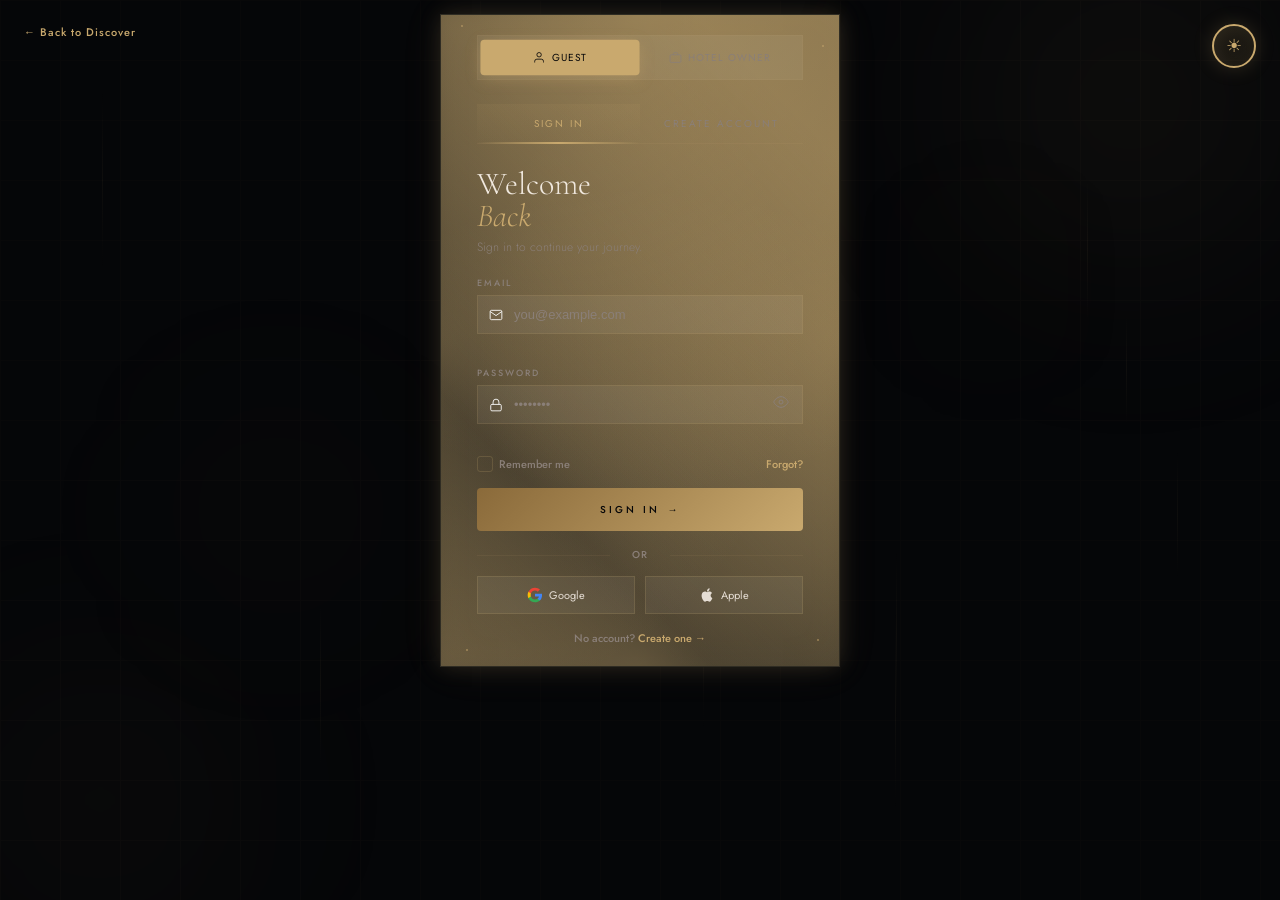
<file: auth.html>
<!DOCTYPE html>
<html lang="en">
<head>
  <meta charset="UTF-8"/>
  <meta name="viewport" content="width=device-width, initial-scale=1.0"/>
  <title>AURUM — Sign In</title>
  <link rel="stylesheet" href="auth.css"/>
  <link href="https://fonts.googleapis.com/css2?family=Cormorant+Garamond:ital,wght@0,300;0,400;0,600;1,300;1,400&family=Jost:wght@200;300;400;500;600&display=swap" rel="stylesheet"/>
</head>
<body class="dark-mode">

<!-- Background Effects -->
<div class="auth-bg">
  <div class="auth-bg-orb auth-bg-orb-1"></div>
  <div class="auth-bg-orb auth-bg-orb-2"></div>
  <div class="auth-bg-orb auth-bg-orb-3"></div>
  <div class="auth-bg-orb auth-bg-orb-4"></div>
  <div class="auth-bg-grid"></div>
  <div class="auth-particles">
    <div class="auth-particle p1"></div>
    <div class="auth-particle p2"></div>
    <div class="auth-particle p3"></div>
    <div class="auth-particle p4"></div>
    <div class="auth-particle p5"></div>
    <div class="auth-particle p6"></div>
    <div class="auth-particle p7"></div>
    <div class="auth-particle p8"></div>
    <div class="auth-particle p9"></div>
    <div class="auth-particle p10"></div>
    <div class="auth-particle p11"></div>
    <div class="auth-particle p12"></div>
    <div class="auth-particle p13"></div>
    <div class="auth-particle p14"></div>
    <div class="auth-particle p15"></div>
    <div class="auth-particle p16"></div>
    <div class="auth-particle p17"></div>
    <div class="auth-particle p18"></div>
    <div class="auth-particle p19"></div>
    <div class="auth-particle p20"></div>
  </div>
  <div class="auth-lines">
    <div class="auth-line auth-line-1"></div>
    <div class="auth-line auth-line-2"></div>
    <div class="auth-line auth-line-3"></div>
    <div class="auth-line auth-line-4"></div>
    <div class="auth-line auth-line-5"></div>
    <div class="auth-line auth-line-6"></div>
    <div class="auth-line auth-line-7"></div>
    <div class="auth-line auth-line-8"></div>
    <div class="auth-line auth-line-9"></div>
    <div class="auth-line auth-line-10"></div>
  </div>
</div>

<div class="auth-center-wrapper">
  <!-- Theme Toggle -->
  <button class="theme-toggle-btn" id="themeToggle" title="Toggle theme">
    <span id="themeIcon">☀</span>
  </button>

  <!-- Logo -->
  <a href="index.html" class="auth-logo animate-logo">AUR<span>UM</span></a>

  <!-- Auth Card -->
  <div class="auth-card animate-card">
    <!-- Corner Accents -->
    <div class="corner-dot top-left"></div>
    <div class="corner-dot top-right"></div>
    <div class="corner-dot bottom-right"></div>
    <div class="corner-dot bottom-left"></div>
    
    <!-- Floating Particles -->
    <div class="particle particle-1"></div>
    <div class="particle particle-2"></div>
    <div class="particle particle-3"></div>
    <div class="particle particle-4"></div>

    <!-- Role Switcher -->
    <div class="role-switcher animate-role-switcher">
      <button class="role-btn active" id="roleGuest">
        <svg width="13" height="13" viewBox="0 0 24 24" fill="none" stroke="currentColor" stroke-width="1.5">
          <path d="M20 21v-2a4 4 0 0 0-4-4H8a4 4 0 0 0-4 4v2"/>
          <circle cx="12" cy="7" r="4"/>
        </svg>
        <span class="role-btn-text">Guest</span>
      </button>
      <button class="role-btn" id="roleOwner">
        <svg width="13" height="13" viewBox="0 0 24 24" fill="none" stroke="currentColor" stroke-width="1.5">
          <rect x="2" y="7" width="20" height="14" rx="2"/>
          <path d="M16 7V5a2 2 0 0 0-2-2h-4a2 2 0 0 0-2 2v2"/>
        </svg>
        <span class="role-btn-text">Hotel Owner</span>
      </button>
    </div>

    <!-- GUEST SECTION -->
    <div id="guestSection">
      <div class="auth-tabs animate-tabs">
        <button class="auth-tab active" id="tabLogin">
          <span class="tab-text">Sign In</span>
        </button>
        <button class="auth-tab" id="tabRegister">
          <span class="tab-text">Create Account</span>
        </button>
      </div>

      <!-- Guest Login -->
      <div class="auth-form-wrap" id="loginWrap">
        <div class="auth-form-title">
          <span class="title-line">Welcome</span>
          <span class="title-line italic"><em>Back</em></span>
        </div>
        <p class="auth-form-sub">Sign in to continue your journey.</p>

        <div class="field-g animate-field" style="--field-delay:0">
          <label class="field-l">Email</label>
          <div class="field-icon-wrap">
            <svg class="field-ico" viewBox="0 0 24 24" fill="none" stroke="currentColor" stroke-width="1.5">
              <path d="M4 4h16c1.1 0 2 .9 2 2v12c0 1.1-.9 2-2 2H4c-1.1 0-2-.9-2-2V6c0-1.1.9-2 2-2z"/>
              <polyline points="22,6 12,13 2,6"/>
            </svg>
            <input type="email" class="field-i" id="loginEmail" placeholder="you@example.com"/>
          </div>
          <div class="field-error" id="loginEmailErr"></div>
        </div>

        <div class="field-g animate-field" style="--field-delay:1">
          <label class="field-l">Password</label>
          <div class="field-icon-wrap">
            <svg class="field-ico" viewBox="0 0 24 24" fill="none" stroke="currentColor" stroke-width="1.5">
              <rect x="3" y="11" width="18" height="11" rx="2"/>
              <path d="M7 11V7a5 5 0 0110 0v4"/>
            </svg>
            <input type="password" class="field-i" id="loginPass" placeholder="••••••••"/>
            <button class="pw-toggle" type="button" onclick="togglePw('loginPass',this)">
              <svg viewBox="0 0 24 24" fill="none" stroke="currentColor" stroke-width="1.5" width="16" height="16">
                <path d="M1 12s4-8 11-8 11 8 11 8-4 8-11 8-11-8-11-8z"/>
                <circle cx="12" cy="12" r="3"/>
              </svg>
            </button>
          </div>
          <div class="field-error" id="loginPassErr"></div>
        </div>

        <div class="auth-options animate-field" style="--field-delay:2">
          <label class="remember-me">
            <input type="checkbox" class="custom-checkbox"/>
            <span class="checkbox-custom"></span>
            Remember me
          </label>
          <a href="#" class="forgot-link">Forgot?</a>
        </div>

        <button class="btn-auth animate-btn-auth" id="loginBtn" style="--field-delay:3">
          <span class="btn-auth-text">Sign In</span>
          <span class="btn-auth-arrow">→</span>
        </button>

        <div class="auth-divider animate-field" style="--field-delay:4">
          <span>or</span>
        </div>

        <div class="social-btns animate-field" style="--field-delay:5">
          <button class="social-btn" onclick="socialLogin('Google')">
            <svg viewBox="0 0 24 24" width="16" height="16">
              <path d="M22.56 12.25c0-.78-.07-1.53-.2-2.25H12v4.26h5.92c-.26 1.37-1.04 2.53-2.21 3.31v2.77h3.57c2.08-1.92 3.28-4.74 3.28-8.09z" fill="#4285F4"/>
              <path d="M12 23c2.97 0 5.46-.98 7.28-2.66l-3.57-2.77c-.98.66-2.23 1.06-3.71 1.06-2.86 0-5.29-1.93-6.16-4.53H2.18v2.84C3.99 20.53 7.7 23 12 23z" fill="#34A853"/>
              <path d="M5.84 14.09c-.22-.66-.35-1.36-.35-2.09s.13-1.43.35-2.09V7.07H2.18C1.43 8.55 1 10.22 1 12s.43 3.45 1.18 4.93l2.85-2.22.81-.62z" fill="#FBBC05"/>
              <path d="M12 5.38c1.62 0 3.06.56 4.21 1.64l3.15-3.15C17.45 2.09 14.97 1 12 1 7.7 1 3.99 3.47 2.18 7.07l3.66 2.84c.87-2.6 3.3-4.53 6.16-4.53z" fill="#EA4335"/>
            </svg>
            Google
          </button>
          <button class="social-btn" onclick="socialLogin('Apple')">
            <svg viewBox="0 0 24 24" width="16" height="16" fill="currentColor">
              <path d="M18.71 19.5c-.83 1.24-1.71 2.45-3.05 2.47-1.34.03-1.77-.79-3.29-.79-1.53 0-2 .77-3.27.82-1.31.05-2.3-1.32-3.14-2.53C4.25 17 2.94 12.45 4.7 9.39c.87-1.52 2.43-2.48 4.12-2.51 1.28-.02 2.5.87 3.29.87.78 0 2.26-1.07 3.8-.91.65.03 2.47.26 3.64 1.98-.09.06-2.17 1.28-2.15 3.81.03 3.02 2.65 4.03 2.68 4.04-.03.07-.42 1.44-1.38 2.83M13 3.5c.73-.83 1.94-1.46 2.94-1.5.13 1.17-.34 2.35-1.04 3.19-.69.85-1.83 1.51-2.95 1.42-.15-1.15.41-2.35 1.05-3.11z"/>
            </svg>
            Apple
          </button>
        </div>

        <p class="switch-link animate-field" style="--field-delay:6">
          No account? <a href="#" id="goRegisterLink">Create one →</a>
        </p>
      </div>

      <!-- Guest Register -->
      <div class="auth-form-wrap hidden" id="registerWrap">
        <div class="auth-form-title">
          <span class="title-line">Join</span>
          <span class="title-line italic"><em>AURUM</em></span>
        </div>
        <p class="auth-form-sub">Create your account to unlock exclusive rates.</p>

        <div class="field-row-2 animate-field" style="--field-delay:0">
          <div class="field-g">
            <label class="field-l">First Name</label>
            <input type="text" class="field-i" id="regFirst" placeholder="Alexandre"/>
            <div class="field-error" id="regFirstErr"></div>
          </div>
          <div class="field-g">
            <label class="field-l">Last Name</label>
            <input type="text" class="field-i" id="regLast" placeholder="Fontaine"/>
            <div class="field-error" id="regLastErr"></div>
          </div>
        </div>

        <div class="field-g animate-field" style="--field-delay:1">
          <label class="field-l">Email</label>
          <input type="email" class="field-i" id="regEmail" placeholder="you@example.com"/>
          <div class="field-error" id="regEmailErr"></div>
        </div>

        <div class="field-g animate-field" style="--field-delay:2">
          <label class="field-l">Password</label>
          <div class="field-icon-wrap">
            <input type="password" class="field-i" id="regPass" placeholder="Min 8 characters" oninput="checkStrength(this.value)"/>
            <button class="pw-toggle" type="button" onclick="togglePw('regPass',this)">
              <svg viewBox="0 0 24 24" fill="none" stroke="currentColor" stroke-width="1.5" width="16" height="16">
                <path d="M1 12s4-8 11-8 11 8 11 8-4 8-11 8-11-8-11-8z"/>
                <circle cx="12" cy="12" r="3"/>
              </svg>
            </button>
          </div>
          <div class="strength-bar"><div class="strength-fill" id="strengthFill"></div></div>
          <div class="strength-label" id="strengthLabel"></div>
          <div class="field-error" id="regPassErr"></div>
        </div>

        <div class="field-g animate-field" style="--field-delay:3">
          <label class="field-l">Confirm Password</label>
          <div class="field-icon-wrap">
            <input type="password" class="field-i" id="regPass2" placeholder="Repeat password"/>
            <button class="pw-toggle" type="button" onclick="togglePw('regPass2',this)">
              <svg viewBox="0 0 24 24" fill="none" stroke="currentColor" stroke-width="1.5" width="16" height="16">
                <path d="M1 12s4-8 11-8 11 8 11 8-4 8-11 8-11-8-11-8z"/>
                <circle cx="12" cy="12" r="3"/>
              </svg>
            </button>
          </div>
          <div class="field-error" id="regPass2Err"></div>
        </div>

        <label class="agree-check animate-field" style="--field-delay:4">
          <input type="checkbox" id="agreeTerms" class="custom-checkbox"/>
          <span class="checkbox-custom"></span>
          <span>I agree to <a href="#">Terms</a></span>
        </label>
        <div class="field-error" id="agreeErr"></div>

        <button class="btn-auth animate-btn-auth" id="registerBtn" style="--field-delay:5">
          <span class="btn-auth-text">Create Account</span>
          <span class="btn-auth-arrow">→</span>
        </button>

        <p class="switch-link animate-field" style="--field-delay:6">
          Already have an account? <a href="#" id="goLoginLink">Sign in →</a>
        </p>
      </div>
    </div>

    <!-- OWNER SECTION -->
    <div id="ownerSection" class="hidden">
      <div class="owner-auth-badge animate-owner-badge">
        <svg width="14" height="14" viewBox="0 0 24 24" fill="none" stroke="currentColor" stroke-width="1.5">
          <path d="M3 9l9-7 9 7v11a2 2 0 01-2 2H5a2 2 0 01-2-2z"/>
          <polyline points="9 22 9 12 15 12 15 22"/>
        </svg>
        Hotel Owner
      </div>

      <div class="auth-tabs animate-tabs">
        <button class="auth-tab active" id="ownerTabLogin">
          <span class="tab-text">Owner Sign In</span>
        </button>
        <button class="auth-tab" id="ownerTabRegister">
          <span class="tab-text">Register</span>
        </button>
      </div>

      <!-- Owner Login -->
      <div class="auth-form-wrap" id="ownerLoginWrap">
        <div class="auth-form-title">
          <span class="title-line">Owner</span>
          <span class="title-line italic"><em>Dashboard</em></span>
        </div>
        <p class="auth-form-sub">Manage your properties and bookings.</p>

        <div class="field-g animate-field" style="--field-delay:0">
          <label class="field-l">Business Email</label>
          <div class="field-icon-wrap">
            <svg class="field-ico" viewBox="0 0 24 24" fill="none" stroke="currentColor" stroke-width="1.5">
              <path d="M4 4h16c1.1 0 2 .9 2 2v12c0 1.1-.9 2-2 2H4c-1.1 0-2-.9-2-2V6c0-1.1.9-2 2-2z"/>
              <polyline points="22,6 12,13 2,6"/>
            </svg>
            <input type="email" class="field-i" id="ownerLoginEmail" placeholder="hotel@example.com"/>
          </div>
          <div class="field-error" id="ownerLoginEmailErr"></div>
        </div>

        <div class="field-g animate-field" style="--field-delay:1">
          <label class="field-l">Password</label>
          <div class="field-icon-wrap">
            <svg class="field-ico" viewBox="0 0 24 24" fill="none" stroke="currentColor" stroke-width="1.5">
              <rect x="3" y="11" width="18" height="11" rx="2"/>
              <path d="M7 11V7a5 5 0 0110 0v4"/>
            </svg>
            <input type="password" class="field-i" id="ownerLoginPass" placeholder="••••••••"/>
            <button class="pw-toggle" type="button" onclick="togglePw('ownerLoginPass',this)">
              <svg viewBox="0 0 24 24" fill="none" stroke="currentColor" stroke-width="1.5" width="16" height="16">
                <path d="M1 12s4-8 11-8 11 8 11 8-4 8-11 8-11-8-11-8z"/>
                <circle cx="12" cy="12" r="3"/>
              </svg>
            </button>
          </div>
          <div class="field-error" id="ownerLoginPassErr"></div>
        </div>

        <button class="btn-auth owner-btn animate-btn-auth" id="ownerLoginBtn" style="--field-delay:2">
          <span class="btn-auth-text">Access Dashboard</span>
          <span class="btn-auth-arrow">→</span>
        </button>

        <p class="switch-link animate-field" style="--field-delay:3">
          New partner? <a href="#" id="goOwnerRegisterLink">Register →</a>
        </p>
      </div>

      <!-- Owner Register -->
      <div class="auth-form-wrap hidden" id="ownerRegisterWrap">
        <div class="auth-form-title">
          <span class="title-line">Partner</span>
          <span class="title-line italic"><em>Registration</em></span>
        </div>
        <p class="auth-form-sub">List and manage your properties.</p>

        <div class="field-row-2 animate-field" style="--field-delay:0">
          <div class="field-g">
            <label class="field-l">First Name</label>
            <input type="text" class="field-i" id="ownerFirst" placeholder="Sofia"/>
            <div class="field-error" id="ownerFirstErr"></div>
          </div>
          <div class="field-g">
            <label class="field-l">Last Name</label>
            <input type="text" class="field-i" id="ownerLast" placeholder="Marchetti"/>
            <div class="field-error" id="ownerLastErr"></div>
          </div>
        </div>

        <div class="field-g animate-field" style="--field-delay:1">
          <label class="field-l">Hotel Name</label>
          <input type="text" class="field-i" id="ownerHotel" placeholder="The Grand Palazzo"/>
          <div class="field-error" id="ownerHotelErr"></div>
        </div>

        <div class="field-g animate-field" style="--field-delay:2">
          <label class="field-l">Email</label>
          <input type="email" class="field-i" id="ownerEmail" placeholder="sofia@hotel.com"/>
          <div class="field-error" id="ownerEmailErr"></div>
        </div>

        <div class="field-g animate-field" style="--field-delay:3">
          <label class="field-l">Password</label>
          <div class="field-icon-wrap">
            <input type="password" class="field-i" id="ownerPass" placeholder="Min 8 characters" oninput="checkOwnerStrength(this.value)"/>
            <button class="pw-toggle" type="button" onclick="togglePw('ownerPass',this)">
              <svg viewBox="0 0 24 24" fill="none" stroke="currentColor" stroke-width="1.5" width="16" height="16">
                <path d="M1 12s4-8 11-8 11 8 11 8-4 8-11 8-11-8-11-8z"/>
                <circle cx="12" cy="12" r="3"/>
              </svg>
            </button>
          </div>
          <div class="strength-bar"><div class="strength-fill" id="ownerStrFill"></div></div>
          <div class="strength-label" id="ownerStrLabel"></div>
          <div class="field-error" id="ownerPassErr"></div>
        </div>

        <label class="agree-check animate-field" style="--field-delay:4">
          <input type="checkbox" id="ownerAgreeTerms" class="custom-checkbox"/>
          <span class="checkbox-custom"></span>
          <span>I agree to <a href="#">Partner Terms</a></span>
        </label>
        <div class="field-error" id="ownerAgreeErr"></div>

        <button class="btn-auth owner-btn animate-btn-auth" id="ownerRegisterBtn" style="--field-delay:5">
          <span class="btn-auth-text">Create Owner Account</span>
          <span class="btn-auth-arrow">→</span>
        </button>

        <p class="switch-link animate-field" style="--field-delay:6">
          Already registered? <a href="#" id="goOwnerLoginLink">Sign in →</a>
        </p>
      </div>
    </div>
  </div>

  <!-- Back Link -->
  <a href="index.html" class="auth-back animate-back">← Back to Discover</a>
</div>

<!-- Success Overlay -->
<div class="success-overlay" id="successOverlay">
  <div class="success-content">
    <div class="success-checkmark">
      <svg viewBox="0 0 50 50" width="50" height="50">
        <circle cx="25" cy="25" r="23" fill="none" stroke="currentColor" stroke-width="2" class="checkmark-circle"/>
        <path d="M14 27l7 7 15-15" fill="none" stroke="currentColor" stroke-width="3" stroke-linecap="round" stroke-linejoin="round" class="checkmark-check"/>
      </svg>
    </div>
    <div class="success-text" id="successText">Welcome back!</div>
    <div class="success-subtext" id="successSubtext">Redirecting...</div>
  </div>
</div>

<script src="auth.js"></script>
</body>
</html>
</file>
<file: auth.css>
/* ═══════════════════════════
   AURUM — auth.css
   Centered Card Design
═══════════════════════════ */

@import url('https://fonts.googleapis.com/css2?family=Cormorant+Garamond:ital,wght@0,300;0,400;0,600;1,300;1,400&family=Jost:wght@200;300;400;500;600&display=swap');

/* ── Dark Mode (default) ── */
body.dark-mode {
  --bg:          #050608;
  --bg2:         #0a0d11;
  --bg3:         #0f1419;
  --border:      rgba(201, 169, 110, 0.20);
  --border-s:    rgba(201, 169, 110, 0.08);
  --text:        #e5ddd4;
  --text-m:      #8a7f78;
  --gold:        #c9a96e;
  --gold-d:      #8a6a3a;
  --gold-glow:   rgba(201, 169, 110, 0.15);
  --white:        #f0e8de;
  --input-bg:    rgba(255,255,255,0.05);
  --input-bdr:   rgba(201, 169, 110, 0.15);
  --btn-txt:     #050608;
  --card-bg:     rgba(10, 13, 17, 0.95);
  --social-bg:   rgba(255,255,255,0.05);
  --social-bdr:  rgba(201, 169, 110, 0.18);
  --social-txt:  #e5ddd4;
}

/* ── Light Mode ── */
body.light-mode {
  --bg:          #f0f6f4;
  --bg2:         #fafcfb;
  --bg3:         #eef4f2;
  --border:      rgba(64,138,113,0.20);
  --border-s:    rgba(64,138,113,0.10);
  --text:        #091413;
  --text-m:      #2a5f4e;
  --gold:        #408A71;
  --gold-d:      #285A48;
  --gold-glow:   rgba(64,138,113,0.12);
  --white:        #091413;
  --input-bg:     rgba(176, 228, 204, 0.25);
  --input-bdr:    rgba(64,138,113,0.15);
  --btn-txt:      #ffffff;
  --card-bg:      rgba(250, 252, 251, 0.98);
  --social-bg:    #fafcfb;
  --social-bdr:   rgba(64,138,113,0.15);
  --social-txt:   #091413;
}

*, *::before, *::after { margin:0; padding:0; box-sizing:border-box; }
html { font-size:16px; }
body {
  font-family: 'Jost', sans-serif;
  background: var(--bg);
  color: var(--text);
  min-height: 100vh;
  transition: background 0.6s ease, color 0.6s ease;
  font-weight: 500;
  overflow-x: hidden;
}
a { text-decoration:none; color:var(--gold); }
button { font-family: 'Jost', sans-serif; cursor:pointer; }
::selection { background:var(--gold); color:#000; }
::-webkit-scrollbar { width:3px; }
::-webkit-scrollbar-thumb { background:var(--gold-d); }

/* ── Background Effects ── */
.auth-bg {
  position: fixed;
  inset: 0;
  pointer-events: none;
  overflow: hidden;
}
.auth-bg-orb {
  position: absolute;
  border-radius: 50%;
  filter: blur(100px);
}
.auth-bg-orb-1 {
  width: 500px;
  height: 500px;
  top: -150px;
  right: -100px;
  background: radial-gradient(circle, rgba(201,169,110,0.08) 0%, transparent 70%);
  animation: bgOrbFloat1 20s ease-in-out infinite alternate;
}
.auth-bg-orb-2 {
  width: 400px;
  height: 400px;
  bottom: -100px;
  left: -100px;
  background: radial-gradient(circle, rgba(201,169,110,0.05) 0%, transparent 70%);
  animation: bgOrbFloat2 25s ease-in-out infinite alternate;
}
@keyframes bgOrbFloat1 {
  0% { transform: translate(0, 0) scale(1); }
  100% { transform: translate(-50px, 50px) scale(1.1); }
}
@keyframes bgOrbFloat2 {
  0% { transform: translate(0, 0); }
  100% { transform: translate(40px, -40px); }
}
.auth-bg-grid {
  position: absolute;
  inset: 0;
  opacity: 0.02;
  background-image:
    linear-gradient(rgba(201,169,110,1) 1px, transparent 1px),
    linear-gradient(90deg, rgba(201,169,110,1) 1px, transparent 1px);
  background-size: 60px 60px;
  animation: gridPulse 4s ease-in-out infinite;
}
@keyframes gridPulse {
  0%, 100% { opacity: 0.02; }
  50% { opacity: 0.04; }
}

/* Light mode background effects */
body.light-mode .auth-bg-orb-1 {
  background: radial-gradient(circle, rgba(107,142,35,0.06) 0%, transparent 70%);
}
body.light-mode .auth-bg-orb-2 {
  background: radial-gradient(circle, rgba(107,142,35,0.04) 0%, transparent 70%);
}
body.light-mode .auth-bg-grid {
  background-image:
    linear-gradient(rgba(107,142,35,1) 1px, transparent 1px),
    linear-gradient(90deg, rgba(107,142,35,1) 1px, transparent 1px);
}

/* Extra background orbs */
.auth-bg-orb-3 {
  width: 300px;
  height: 300px;
  top: 40%;
  left: 10%;
  background: radial-gradient(circle, rgba(201,169,110,0.04) 0%, transparent 70%);
  animation: bgOrbFloat3 18s ease-in-out infinite alternate;
}
.auth-bg-orb-4 {
  width: 200px;
  height: 200px;
  top: 20%;
  right: 15%;
  background: radial-gradient(circle, rgba(201,169,110,0.03) 0%, transparent 70%);
  animation: bgOrbFloat4 22s ease-in-out infinite alternate;
}
body.light-mode .auth-bg-orb-3 {
  background: radial-gradient(circle, rgba(107,142,35,0.05) 0%, transparent 70%);
}
body.light-mode .auth-bg-orb-4 {
  background: radial-gradient(circle, rgba(107,142,35,0.04) 0%, transparent 70%);
}
@keyframes bgOrbFloat3 {
  0% { transform: translate(0, 0) scale(1); }
  100% { transform: translate(30px, -50px) scale(1.15); }
}
@keyframes bgOrbFloat4 {
  0% { transform: translate(0, 0); }
  100% { transform: translate(-40px, 30px); }
}

/* Floating particles */
.auth-particles {
  position: absolute;
  inset: 0;
  pointer-events: none;
}
.auth-particle {
  position: absolute;
  width: 3px;
  height: 3px;
  border-radius: 50%;
  background: var(--gold);
  opacity: 0;
  animation: authParticleFloat linear infinite;
}
.auth-particle.p1 { left: 5%; top: 10%; animation-duration: 10s; animation-delay: 0s; }
.auth-particle.p2 { left: 15%; top: 60%; animation-duration: 12s; animation-delay: 2s; }
.auth-particle.p3 { left: 25%; top: 30%; animation-duration: 9s; animation-delay: 4s; }
.auth-particle.p4 { left: 35%; top: 75%; animation-duration: 14s; animation-delay: 1s; }
.auth-particle.p5 { left: 45%; top: 20%; animation-duration: 11s; animation-delay: 3s; }
.auth-particle.p6 { left: 55%; top: 50%; animation-duration: 13s; animation-delay: 5s; }
.auth-particle.p7 { left: 65%; top: 85%; animation-duration: 10s; animation-delay: 1.5s; }
.auth-particle.p8 { left: 75%; top: 35%; animation-duration: 12s; animation-delay: 3.5s; }
.auth-particle.p9 { left: 85%; top: 65%; animation-duration: 9s; animation-delay: 2.5s; }
.auth-particle.p10 { left: 92%; top: 15%; animation-duration: 14s; animation-delay: 4.5s; }
.auth-particle.p11 { left: 8%; top: 90%; animation-duration: 11s; animation-delay: 0.5s; }
.auth-particle.p12 { left: 18%; top: 45%; animation-duration: 13s; animation-delay: 6s; }
.auth-particle.p13 { left: 30%; top: 12%; animation-duration: 10s; animation-delay: 5.5s; }
.auth-particle.p14 { left: 42%; top: 68%; animation-duration: 12s; animation-delay: 7s; }
.auth-particle.p15 { left: 52%; top: 28%; animation-duration: 9s; animation-delay: 1.8s; }
.auth-particle.p16 { left: 62%; top: 92%; animation-duration: 14s; animation-delay: 3.8s; }
.auth-particle.p17 { left: 72%; top: 55%; animation-duration: 11s; animation-delay: 6.5s; }
.auth-particle.p18 { left: 82%; top: 8%; animation-duration: 13s; animation-delay: 2.8s; }
.auth-particle.p19 { left: 88%; top: 78%; animation-duration: 10s; animation-delay: 4.8s; }
.auth-particle.p20 { left: 95%; top: 42%; animation-duration: 12s; animation-delay: 7.5s; }
@keyframes authParticleFloat {
  0% { opacity: 0; transform: translateY(0) scale(0); }
  15% { opacity: 0.6; transform: translateY(-20px) scale(1); }
  85% { opacity: 0.2; transform: translateY(-100px) scale(0.6); }
  100% { opacity: 0; transform: translateY(-120px) scale(0); }
}

/* Floating lines */
.auth-lines {
  position: absolute;
  inset: 0;
  pointer-events: none;
}
.auth-line {
  position: absolute;
  background: linear-gradient(to bottom, transparent, var(--gold), transparent);
  opacity: 0.05;
}
.auth-line-1 { width: 1px; height: 180px; left: 8%; top: 10%; animation: authLineDrift1 14s ease-in-out infinite alternate; }
.auth-line-2 { width: 1px; height: 140px; right: 15%; top: 20%; animation: authLineDrift2 18s ease-in-out infinite alternate; }
.auth-line-3 { width: 1px; height: 160px; left: 25%; bottom: 15%; animation: authLineDrift3 12s ease-in-out infinite alternate; }
.auth-line-4 { width: 1px; height: 120px; left: 38%; top: 5%; animation: authLineDrift4 16s ease-in-out infinite alternate; }
.auth-line-5 { width: 1px; height: 200px; right: 30%; bottom: 10%; animation: authLineDrift5 20s ease-in-out infinite alternate; }
.auth-line-6 { width: 1px; height: 150px; left: 55%; top: 25%; animation: authLineDrift6 13s ease-in-out infinite alternate; }
.auth-line-7 { width: 1px; height: 130px; right: 8%; top: 50%; animation: authLineDrift7 17s ease-in-out infinite alternate; }
.auth-line-8 { width: 1px; height: 170px; left: 70%; bottom: 20%; animation: authLineDrift8 15s ease-in-out infinite alternate; }
.auth-line-9 { width: 1px; height: 110px; left: 88%; top: 35%; animation: authLineDrift9 19s ease-in-out infinite alternate; }
.auth-line-10 { width: 1px; height: 190px; right: 45%; top: 60%; animation: authLineDrift10 21s ease-in-out infinite alternate; }
body.light-mode .auth-line {
  background: linear-gradient(to bottom, transparent, #408A71, transparent);
}
@keyframes authLineDrift1 { 0% { transform: translateY(0) rotate(0deg); opacity: 0.04; } 100% { transform: translateY(30px) rotate(4deg); opacity: 0.09; } }
@keyframes authLineDrift2 { 0% { transform: translateY(0) rotate(0deg); opacity: 0.03; } 100% { transform: translateY(-40px) rotate(-3deg); opacity: 0.08; } }
@keyframes authLineDrift3 { 0% { transform: translateY(0); opacity: 0.04; } 100% { transform: translateY(50px); opacity: 0.07; } }
@keyframes authLineDrift4 { 0% { transform: translateY(0) rotate(2deg); opacity: 0.03; } 100% { transform: translateY(-35px) rotate(-2deg); opacity: 0.08; } }
@keyframes authLineDrift5 { 0% { transform: translateY(0) rotate(-1deg); opacity: 0.04; } 100% { transform: translateY(40px) rotate(3deg); opacity: 0.07; } }
@keyframes authLineDrift6 { 0% { transform: translateY(0) rotate(1deg); opacity: 0.03; } 100% { transform: translateY(-50px) rotate(-4deg); opacity: 0.09; } }
@keyframes authLineDrift7 { 0% { transform: translateY(0) rotate(-2deg); opacity: 0.04; } 100% { transform: translateY(30px) rotate(2deg); opacity: 0.08; } }
@keyframes authLineDrift8 { 0% { transform: translateY(0) rotate(0deg); opacity: 0.03; } 100% { transform: translateY(-45px) rotate(-3deg); opacity: 0.07; } }
@keyframes authLineDrift9 { 0% { transform: translateY(0) rotate(3deg); opacity: 0.04; } 100% { transform: translateY(35px) rotate(-2deg); opacity: 0.08; } }
@keyframes authLineDrift10 { 0% { transform: translateY(0) rotate(-1deg); opacity: 0.03; } 100% { transform: translateY(-55px) rotate(4deg); opacity: 0.09; } }

/* ── Center Wrapper ── */
.auth-center-wrapper {
  min-height: 100vh;
  display: flex;
  flex-direction: column;
  align-items: center;
  justify-content: flex-start;
  padding-top: 0;
  padding-bottom: 40px;
  position: relative;
  z-index: 1;
}

/* ── Theme Toggle Button ── */
.theme-toggle-btn {
  position: fixed;
  top: 24px;
  right: 24px;
  width: 44px;
  height: 44px;
  border-radius: 50%;
  background: linear-gradient(135deg, rgba(201,169,110,0.12), rgba(201,169,110,0.05));
  border: 2px solid var(--gold);
  color: var(--gold);
  font-size: 18px;
  display: flex;
  align-items: center;
  justify-content: center;
  transition: all 0.4s cubic-bezier(0.16, 1, 0.3, 1);
  cursor: pointer;
  z-index: 100;
  animation: themeButtonSlide 0.8s cubic-bezier(0.16, 1, 0.3, 1) forwards, themePulse 3s ease-in-out infinite 1.2s;
  opacity: 0;
  transform: translateX(30px);
  box-shadow: 0 0 20px rgba(201,169,110,0.2), inset 0 0 20px rgba(201,169,110,0.1);
}
@keyframes themeButtonSlide {
  0% { opacity: 0; transform: translateX(30px) scale(0.8); }
  100% { opacity: 1; transform: translateX(0) scale(1); }
}
@keyframes themePulse {
  0%, 100% { 
    box-shadow: 0 0 15px rgba(201,169,110,0.2), 
                0 0 30px rgba(201,169,110,0.1),
                inset 0 0 15px rgba(201,169,110,0.08);
  }
  50% { 
    box-shadow: 0 0 25px rgba(201,169,110,0.4),
                0 0 50px rgba(201,169,110,0.2),
                inset 0 0 25px rgba(201,169,110,0.15);
  }
}
.theme-toggle-btn:hover {
  background: linear-gradient(135deg, rgba(201,169,110,0.2), rgba(201,169,110,0.12));
  box-shadow: 0 0 30px rgba(201,169,110,0.5), 
              0 0 60px rgba(201,169,110,0.3),
              inset 0 0 30px rgba(201,169,110,0.2);
  transform: scale(1.15) rotate(15deg);
}
.theme-toggle-btn:active {
  transform: scale(0.92) rotate(0deg);
}
.theme-toggle-btn::before {
  content: '';
  position: absolute;
  inset: -8px;
  border: 2px solid transparent;
  border-radius: 50%;
  background: linear-gradient(45deg, var(--gold), transparent, transparent, var(--gold)) border-box;
  opacity: 0;
  animation: buttonRing 4s linear infinite;
  pointer-events: none;
  z-index: -1;
}
@keyframes buttonRing {
  0% { 
    opacity: 0;
    transform: scale(1) rotate(0deg);
  }
  50% {
    opacity: 1;
  }
  100% { 
    opacity: 0;
    transform: scale(1.3) rotate(360deg);
  }
}
body.light-mode .theme-toggle-btn {
  border-color: #408A71;
  color: #408A71;
  background: linear-gradient(135deg, rgba(64,138,113,0.12), rgba(64,138,113,0.05));
  box-shadow: 0 0 20px rgba(64,138,113,0.2), inset 0 0 20px rgba(64,138,113,0.1);
  animation: themeButtonSlide 0.8s cubic-bezier(0.16, 1, 0.3, 1) forwards, themeGreenPulse 3s ease-in-out infinite 1.2s;
}
@keyframes themeGreenPulse {
  0%, 100% { 
    box-shadow: 0 0 15px rgba(107,142,35,0.2),
                0 0 30px rgba(107,142,35,0.1),
                inset 0 0 15px rgba(107,142,35,0.08);
  }
  50% { 
    box-shadow: 0 0 25px rgba(107,142,35,0.4),
                0 0 50px rgba(107,142,35,0.2),
                inset 0 0 25px rgba(107,142,35,0.15);
  }
}
body.light-mode .theme-toggle-btn:hover {
  background: linear-gradient(135deg, rgba(107,142,35,0.2), rgba(107,142,35,0.12));
  box-shadow: 0 0 30px rgba(107,142,35,0.5),
              0 0 60px rgba(107,142,35,0.3),
              inset 0 0 30px rgba(107,142,35,0.2);
}

/* ── Logo ── */
.auth-logo {
  font-family: 'Cormorant Garamond', serif;
  font-size: 28px;
  font-weight: 300;
  letter-spacing: 8px;
  color: var(--gold);
  text-transform: uppercase;
  margin-bottom: 30px;
  display: block;
  opacity: 0;
  animation: logoReveal 0.8s cubic-bezier(0.16, 1, 0.3, 1) 0.3s forwards;
}
.auth-logo span { color: var(--white); }
@keyframes logoReveal {
  0% { opacity: 0; transform: translateY(-20px); }
  100% { opacity: 1; transform: translateY(0); }
}

/* ── Auth Card ── */
.auth-card {
  background: var(--card-bg);
  border: 1px solid var(--border);
  padding: 20px 36px;
  width: 100%;
  max-width: 400px;
  backdrop-filter: blur(20px);
  position: relative;
  opacity: 1;
  animation: cardReveal 0.8s cubic-bezier(0.16, 1, 0.3, 1) 0.5s ease-out;
  overflow: hidden;
  margin-top: -50px;
}
.auth-card::before {
  content: '';
  position: absolute;
  inset: -2px;
  border-radius: 0;
  padding: 2px;
  background: linear-gradient(
    45deg,
    transparent 0%,
    var(--gold) 25%,
    transparent 50%,
    var(--gold) 75%,
    transparent 100%
  );
  background-size: 300% 300%;
  animation: borderRotate 6s linear infinite;
  pointer-events: none;
  z-index: -1;
  opacity: 0.6;
}
@keyframes borderRotate {
  0% { background-position: 0% 0%; }
  100% { background-position: 100% 100%; }
}
.auth-card::after {
  content: '';
  position: absolute;
  inset: -2px;
  background: radial-gradient(circle at 50% 0%, rgba(201,169,110,0.4), transparent 70%),
              radial-gradient(circle at 0% 50%, rgba(201,169,110,0.3), transparent 70%),
              radial-gradient(circle at 100% 50%, rgba(201,169,110,0.3), transparent 70%),
              radial-gradient(circle at 50% 100%, rgba(201,169,110,0.4), transparent 70%);
  animation: glowPulse 4s ease-in-out infinite;
  pointer-events: none;
  z-index: -1;
  border-radius: 0;
}
@keyframes glowPulse {
  0%, 100% { opacity: 0.3; }
  50% { opacity: 0.7; }
}
.auth-card {
  box-shadow: 0 0 0 1px transparent;
  animation: cardReveal 0.8s cubic-bezier(0.16, 1, 0.3, 1) 0.5s ease-out, cardGlow 3s ease-in-out infinite 1s;
}
@keyframes cardGlow {
  0%, 100% { box-shadow: 0 0 20px rgba(201,169,110,0.15), 0 0 40px rgba(201,169,110,0.08); }
  50% { box-shadow: 0 0 30px rgba(201,169,110,0.25), 0 0 60px rgba(201,169,110,0.15); }
}
body.light-mode .auth-card::before {
  background: linear-gradient(
    45deg,
    transparent 0%,
    #408A71 25%,
    transparent 50%,
    #408A71 75%,
    transparent 100%
  );
}
body.light-mode .auth-card::after {
  background: radial-gradient(circle at 50% 0%, rgba(107,142,35,0.4), transparent 70%),
              radial-gradient(circle at 0% 50%, rgba(107,142,35,0.3), transparent 70%),
              radial-gradient(circle at 100% 50%, rgba(107,142,35,0.3), transparent 70%),
              radial-gradient(circle at 50% 100%, rgba(107,142,35,0.4), transparent 70%);
}
body.light-mode .auth-card {
  animation: cardReveal 0.8s cubic-bezier(0.16, 1, 0.3, 1) 0.5s ease-out, cardGlowGreen 3s ease-in-out infinite 1s;
}
@keyframes cardGlowGreen {
  0%, 100% { box-shadow: 0 0 20px rgba(107,142,35,0.15), 0 0 40px rgba(107,142,35,0.08); }
  50% { box-shadow: 0 0 30px rgba(107,142,35,0.25), 0 0 60px rgba(107,142,35,0.15); }
}

/* Corner Accent Elements */
.auth-card::backdrop {
  display: block;
}
/* Top-left corner spot */
.auth-card {
  position: relative;
}
.auth-card .corner-accent {
  position: absolute;
  width: 40px;
  height: 40px;
  pointer-events: none;
}
/* Simulate corners with additional shadow layers */
.auth-card {
  box-shadow: 
    0 0 20px rgba(201,169,110,0.15), 
    0 0 40px rgba(201,169,110,0.08),
    inset 0 0 40px rgba(201,169,110,0.05);
}
body.light-mode .auth-card {
  box-shadow: 
    0 0 20px rgba(107,142,35,0.15), 
    0 0 40px rgba(107,142,35,0.08),
    inset 0 0 40px rgba(107,142,35,0.05);
}

/* Animated corner indicators */
.auth-card::before {
  background: linear-gradient(
    45deg,
    transparent 0%,
    var(--gold) 20%,
    var(--gold) 30%,
    transparent 50%,
    var(--gold) 70%,
    var(--gold) 80%,
    transparent 100%
  );
  background-size: 300% 300%;
  animation: borderRotate 6s linear infinite;
  border-radius: 0;
  filter: drop-shadow(0 0 10px rgba(201,169,110,0.5));
}

/* Outer glow ring animation */
.auth-card-ring {
  position: absolute;
  inset: -4px;
  border: 1px solid transparent;
  background: linear-gradient(90deg, 
    transparent, 
    var(--gold), 
    transparent) no-repeat;
  background-size: 50% 2px;
  animation: ringRotate 4s linear infinite;
  pointer-events: none;
  z-index: -1;
}
@keyframes ringRotate {
  0% { background-position: 0% 0%; }
  100% { background-position: 100% 0%; }
}
@keyframes cardReveal {
  0% { opacity: 0; transform: translateY(30px) scale(0.96); }
  100% { opacity: 1; transform: translateY(0) scale(1); }
}

/* ── Role Switcher ── */
.role-switcher {
  display: flex;
  width: 100%;
  margin-bottom: 24px;
  border: 1px solid var(--border-s);
  background: var(--input-bg);
  padding: 4px;
  gap: 4px;
}
.role-btn {
  flex: 1;
  background: none;
  border: none;
  padding: 10px 12px;
  font-size: 10px;
  letter-spacing: 1px;
  text-transform: uppercase;
  color: var(--text-m);
  display: flex;
  align-items: center;
  justify-content: center;
  gap: 6px;
  transition: all 0.4s cubic-bezier(0.16, 1, 0.3, 1);
  border-radius: 4px;
  cursor: pointer;
  position: relative;
  overflow: hidden;
}
.role-btn::before {
  content: '';
  position: absolute;
  inset: 0;
  background: linear-gradient(135deg, rgba(201,169,110,0.2), transparent);
  opacity: 0;
  transition: opacity 0.3s ease;
  z-index: 0;
}
.role-btn {
  z-index: 1;
}
.role-btn svg, .role-btn span {
  position: relative;
  z-index: 2;
}
.role-btn.active {
  background: var(--gold);
  color: var(--btn-txt);
  box-shadow: 0 4px 15px rgba(201,169,110,0.3);
  transform: scale(1.02);
}
.role-btn:hover:not(.active) {
  background: var(--gold-glow);
  color: var(--gold);
  transform: translateY(-2px);
}
.role-btn:active {
  transform: scale(0.98);
}

/* ── Tabs ── */
.auth-tabs {
  display: flex;
  border-bottom: 1px solid var(--border-s);
  width: 100%;
  margin-bottom: 24px;
}
.auth-tab {
  flex: 1;
  background: none;
  border: none;
  padding: 12px;
  font-size: 10px;
  letter-spacing: 2px;
  text-transform: uppercase;
  color: var(--text-m);
  position: relative;
  transition: all 0.4s cubic-bezier(0.16, 1, 0.3, 1);
  cursor: pointer;
}
.auth-tab::before {
  content: '';
  position: absolute;
  inset: 0;
  background: linear-gradient(180deg, var(--gold-glow), transparent);
  opacity: 0;
  transition: opacity 0.3s ease;
}
.auth-tab::after {
  content: '';
  position: absolute;
  bottom: -1px;
  left: 0;
  right: 0;
  height: 2px;
  background: linear-gradient(90deg, transparent, var(--gold), transparent);
  transform: scaleX(0);
  transition: transform 0.4s cubic-bezier(0.16, 1, 0.3, 1);
  transform-origin: center;
}
.auth-tab.active {
  color: var(--gold);
}
.auth-tab.active::before {
  opacity: 0.5;
}
.auth-tab.active::after {
  transform: scaleX(1);
}
.auth-tab:hover:not(.active) {
  color: var(--text);
  transform: translateY(-2px);
}
.auth-tab:hover::before {
  opacity: 0.3;
}

/* ── Form Wrap ── */
.auth-form-wrap {
  width: 100%;
  animation: fadeUp 0.4s ease;
}
.auth-form-wrap.hidden { display: none !important; }

/* ── Form Title ── */
.auth-form-title {
  font-family: 'Cormorant Garamond', serif;
  font-size: 32px;
  font-weight: 300;
  color: var(--white);
  line-height: 1;
  margin-bottom: 6px;
}
.auth-form-title .title-line {
  display: block;
  opacity: 0;
  transform: translateY(20px);
  animation: titleSlideIn 0.6s cubic-bezier(0.16, 1, 0.3, 1) 0.7s forwards;
}
.auth-form-title .title-line:nth-child(2) {
  animation-delay: 0.85s;
}
@keyframes titleSlideIn {
  0% { opacity: 0; transform: translateY(20px); }
  100% { opacity: 1; transform: translateY(0); }
}
.auth-form-title em {
  font-style: italic;
  color: var(--gold);
}
.auth-form-sub {
  font-size: 12px;
  color: var(--text-m);
  font-weight: 300;
  margin-bottom: 20px;
}

/* ── Fields ── */
.field-g { margin-bottom: 14px; }
.field-row-2 { display: grid; grid-template-columns: 1fr 1fr; gap: 12px; margin-bottom: 14px; }
.field-l {
  display: block;
  font-size: 9px;
  letter-spacing: 2px;
  text-transform: uppercase;
  color: var(--text-m);
  margin-bottom: 6px;
}
.field-icon-wrap {
  position: relative;
  display: flex;
  align-items: center;
}
.field-ico {
  position: absolute;
  left: 12px;
  width: 14px;
  height: 14px;
  color: var(--text-m);
  pointer-events: none;
  stroke: currentColor;
}
body.dark-mode .field-ico {
  color: #ffffff !important;
  stroke: #ffffff !important;
}
body.light-mode .field-ico {
  color: #000000 !important;
  stroke: #000000 !important;
  font-weight: 600;
}
.field-i {
  width: 100%;
  padding: 11px 12px;
  background: var(--input-bg);
  border: 1px solid var(--input-bdr);
  outline: none;
  color: var(--text);
  font-size: 13px;
  font-weight: 300;
  transition: all 0.4s cubic-bezier(0.16, 1, 0.3, 1);
  position: relative;
}
.field-icon-wrap .field-i { padding-left: 36px; }
.field-i:hover {
  border-color: var(--gold);
  box-shadow: 0 4px 12px rgba(201, 169, 110, 0.15);
}
body.light-mode .field-i:hover {
  border-color: #408A71;
  box-shadow: 0 4px 12px rgba(64,138,113,0.15);
}
.field-i:focus {
  border-color: var(--gold);
  box-shadow: 0 0 0 4px rgba(201, 169, 110, 0.15);
  background: linear-gradient(var(--input-bg), var(--input-bg)), linear-gradient(135deg, rgba(201,169,110,0.05), transparent);
  background-clip: padding-box, border-box;
  background-origin: border-box;
  transform: scale(1.01);
}
body.light-mode .field-i:focus {
  border-color: #408A71;
  box-shadow: 0 0 0 4px rgba(64,138,113,0.15);
  background: linear-gradient(var(--input-bg), var(--input-bg)), linear-gradient(135deg, rgba(64,138,113,0.05), transparent);
}
.field-i::placeholder { color: var(--text-m); }
.pw-toggle {
  position: absolute;
  right: 10px;
  background: none;
  border: none;
  color: var(--text-m);
  padding: 4px;
  transition: all 0.3s cubic-bezier(0.16, 1, 0.3, 1);
  cursor: pointer;
}
.pw-toggle:hover {
  color: var(--gold);
  transform: scale(1.2);
}
body.light-mode .pw-toggle {
  color: #408A71;
}
body.light-mode .pw-toggle:hover {
  color: #285A48;
  transform: scale(1.2);
}

/* Strength Bar */
.strength-bar {
  height: 2px;
  background: var(--border-s);
  margin-top: 6px;
  overflow: hidden;
}
.strength-fill {
  height: 100%;
  width: 0%;
  background: #e74c3c;
  transition: width 0.3s ease, background 0.3s ease;
}
.strength-label {
  font-size: 10px;
  color: var(--text-m);
  margin-top: 4px;
}

/* Auth Options */
.auth-options {
  display: flex;
  justify-content: space-between;
  align-items: center;
  margin-bottom: 16px;
  font-size: 11px;
  color: var(--text-m);
}
.remember-me {
  display: flex;
  align-items: center;
  gap: 6px;
  cursor: pointer;
}
.remember-me input { accent-color: var(--gold); }
.forgot-link { color: var(--gold); font-size: 11px; }

/* Custom Checkbox */
.custom-checkbox {
  position: absolute;
  opacity: 0;
  cursor: pointer;
}
.checkbox-custom {
  width: 16px;
  height: 16px;
  border: 1px solid var(--border);
  border-radius: 3px;
  display: flex;
  align-items: center;
  justify-content: center;
  transition: all 0.3s ease;
  flex-shrink: 0;
}
.custom-checkbox:checked + .checkbox-custom {
  background: var(--gold);
  border-color: var(--gold);
}
.custom-checkbox:checked + .checkbox-custom::after {
  content: '✓';
  color: var(--btn-txt);
  font-size: 10px;
  font-weight: bold;
}

/* Auth Button */
.btn-auth {
  width: 100%;
  padding: 14px;
  background: linear-gradient(135deg, var(--gold-d), var(--gold));
  border: none;
  color: var(--btn-txt);
  font-size: 10px;
  letter-spacing: 3px;
  text-transform: uppercase;
  font-weight: 500;
  position: relative;
  overflow: hidden;
  transition: all 0.4s cubic-bezier(0.16, 1, 0.3, 1);
  display: flex;
  align-items: center;
  justify-content: center;
  gap: 8px;
  margin-bottom: 16px;
  cursor: pointer;
  border-radius: 4px;
}
.btn-auth:hover {
  transform: translateY(-3px);
  box-shadow: 0 12px 32px rgba(201, 169, 110, 0.4);
}
.btn-auth:active {
  transform: translateY(-1px);
}
.btn-auth::after {
  content: '';
  position: absolute;
  top: 0;
  left: -100%;
  width: 100%;
  height: 100%;
  background: linear-gradient(90deg, transparent, rgba(255,255,255,0.3), transparent);
  transition: left 0.6s cubic-bezier(0.16, 1, 0.3, 1);
}
.btn-auth:hover::after { left: 100%; }
.btn-auth-arrow {
  transition: transform 0.4s cubic-bezier(0.16, 1, 0.3, 1);
  display: inline-block;
}
.btn-auth:hover .btn-auth-arrow { transform: translateX(6px); }

/* Owner Button */
.btn-auth.owner-btn {
  background: linear-gradient(135deg, var(--gold-d), var(--gold));
}
body.light-mode .btn-auth.owner-btn {
  background: linear-gradient(135deg, #285A48, #408A71);
}
.btn-auth.owner-btn:hover {
  background: linear-gradient(135deg, var(--gold), var(--gold-light));
}

/* Divider */
.auth-divider {
  text-align: center;
  position: relative;
  margin-bottom: 14px;
  font-size: 10px;
  letter-spacing: 1px;
  text-transform: uppercase;
  color: var(--text-m);
}
.auth-divider::before, .auth-divider::after {
  content: '';
  position: absolute;
  top: 50%;
  width: calc(50% - 30px);
  height: 1px;
  background: var(--border-s);
}
.auth-divider::before { left: 0; }
.auth-divider::after { right: 0; }

/* Social Buttons */
.social-btns {
  display: grid;
  grid-template-columns: 1fr 1fr;
  gap: 10px;
  margin-bottom: 16px;
}
.social-btn {
  background: var(--social-bg);
  border: 1px solid var(--social-bdr);
  color: var(--social-txt);
  padding: 10px;
  font-size: 11px;
  font-weight: 400;
  display: flex;
  align-items: center;
  justify-content: center;
  gap: 6px;
  transition: all 0.3s ease;
}
.social-btn:hover {
  border-color: var(--gold);
  transform: translateY(-2px);
}
.social-btn svg { transition: transform 0.3s ease; }
.social-btn:hover svg { transform: scale(1.1); }

/* Switch Link */
.switch-link {
  font-size: 11px;
  color: var(--text-m);
  text-align: center;
}
.switch-link a {
  color: var(--gold);
  transition: color 0.3s ease;
}
.switch-link a:hover { color: var(--gold-light); }

/* Agree Check */
.agree-check {
  display: flex;
  align-items: center;
  gap: 8px;
  font-size: 11px;
  color: var(--text-m);
  margin-bottom: 16px;
}
.agree-check input { accent-color: var(--gold); }

/* Owner Badge */
.owner-auth-badge {
  display: inline-flex;
  align-items: center;
  gap: 6px;
  font-size: 9px;
  letter-spacing: 2px;
  text-transform: uppercase;
  color: var(--gold);
  border: 1px solid var(--border);
  padding: 5px 12px;
  margin-bottom: 16px;
  background: var(--gold-glow);
}

/* Field Error */
.field-error {
  font-size: 10px;
  color: #e74c3c;
  margin-top: 4px;
  min-height: 14px;
}
.field-error:empty { opacity: 0; }

/* Back Link */
.auth-back {
  position: fixed;
  top: 24px;
  left: 24px;
  color: var(--gold);
  font-size: 11px;
  letter-spacing: 1px;
  opacity: 0;
  animation: backLink 0.8s cubic-bezier(0.16, 1, 0.3, 1) 0.2s forwards;
  transition: all 0.3s ease;
  display: inline-flex;
  align-items: center;
  gap: 8px;
  z-index: 100;
}
@keyframes backLink {
  0% { opacity: 0; transform: translateX(-30px); }
  100% { opacity: 1; transform: translateX(0); }
}
.auth-back:hover {
  color: var(--gold-light);
  transform: translateX(-4px);
}
body.light-mode .auth-back {
  color: #408A71;
}
body.light-mode .auth-back:hover {
  color: #285A48;
}

/* ── Card Corner Accents ── */
.auth-card-corners {
  position: absolute;
  inset: 0;
  pointer-events: none;
  overflow: hidden;
}
.corner-dot {
  position: absolute;
  width: 8px;
  height: 8px;
  background: var(--gold);
  border-radius: 50%;
  opacity: 0;
  animation: cornerPulse 2s ease-in-out infinite;
}
.corner-dot.top-left {
  top: -4px;
  left: -4px;
  animation: cornerPulse1 3s ease-in-out infinite 0s;
}
.corner-dot.top-right {
  top: -4px;
  right: -4px;
  animation: cornerPulse2 3s ease-in-out infinite 0.5s;
}
.corner-dot.bottom-right {
  bottom: -4px;
  right: -4px;
  animation: cornerPulse3 3s ease-in-out infinite 1s;
}
.corner-dot.bottom-left {
  bottom: -4px;
  left: -4px;
  animation: cornerPulse4 3s ease-in-out infinite 1.5s;
}
@keyframes cornerPulse1 {
  0%, 100% { opacity: 0; transform: scale(0.5) translate(-8px, -8px); }
  50% { opacity: 1; transform: scale(1) translate(0, 0); }
}
@keyframes cornerPulse2 {
  0%, 100% { opacity: 0; transform: scale(0.5) translate(8px, -8px); }
  50% { opacity: 1; transform: scale(1) translate(0, 0); }
}
@keyframes cornerPulse3 {
  0%, 100% { opacity: 0; transform: scale(0.5) translate(8px, 8px); }
  50% { opacity: 1; transform: scale(1) translate(0, 0); }
}
@keyframes cornerPulse4 {
  0%, 100% { opacity: 0; transform: scale(0.5) translate(-8px, 8px); }
  50% { opacity: 1; transform: scale(1) translate(0, 0); }
}
body.light-mode .corner-dot {
  background: #408A71;
}

/* ── Floating particles around card ── */
.particle {
  position: absolute;
  width: 2px;
  height: 2px;
  background: var(--gold);
  border-radius: 50%;
  opacity: 0.6;
  pointer-events: none;
}
.particle-1 {
  top: 10px;
  left: 20px;
  animation: particleFloat1 8s ease-in-out infinite;
}
.particle-2 {
  top: 30px;
  right: 15px;
  animation: particleFloat2 10s ease-in-out infinite;
}
.particle-3 {
  bottom: 25px;
  right: 20px;
  animation: particleFloat3 9s ease-in-out infinite;
}
.particle-4 {
  bottom: 15px;
  left: 25px;
  animation: particleFloat4 7s ease-in-out infinite;
}
@keyframes particleFloat1 {
  0%, 100% { transform: translate(0, 0); opacity: 0.3; }
  25% { transform: translate(15px, -20px); opacity: 0.8; }
  50% { transform: translate(-10px, -30px); opacity: 0.5; }
  75% { transform: translate(20px, -10px); opacity: 0.7; }
}
@keyframes particleFloat2 {
  0%, 100% { transform: translate(0, 0); opacity: 0.4; }
  25% { transform: translate(-15px, 15px); opacity: 0.7; }
  50% { transform: translate(-25px, 25px); opacity: 0.5; }
  75% { transform: translate(-10px, 10px); opacity: 0.8; }
}
@keyframes particleFloat3 {
  0%, 100% { transform: translate(0, 0); opacity: 0.35; }
  25% { transform: translate(-20px, 20px); opacity: 0.8; }
  50% { transform: translate(-15px, -15px); opacity: 0.4; }
  75% { transform: translate(-30px, 10px); opacity: 0.7; }
}
@keyframes particleFloat4 {
  0%, 100% { transform: translate(0, 0); opacity: 0.45; }
  25% { transform: translate(25px, -15px); opacity: 0.7; }
  50% { transform: translate(20px, 20px); opacity: 0.5; }
  75% { transform: translate(10px, -25px); opacity: 0.8; }
}
body.light-mode .particle {
  background: #408A71;
}

/* Hidden */
.hidden { display: none !important; }

/* ═══════════════════════════════════════════════
   ANIMATIONS
═══════════════════════════════════════════════ */

/* ── Field Animations ── */
.animate-field {
  opacity: 0;
  transform: translateY(15px);
  animation: fieldReveal 0.6s cubic-bezier(0.16, 1, 0.3, 1) calc(0.9s + var(--field-delay) * 0.08s) forwards;
}
@keyframes fieldReveal {
  0% { opacity: 0; transform: translateY(15px) scale(0.98); }
  100% { opacity: 1; transform: translateY(0) scale(1); }
}

/* ── Role Switcher Animation ── */
.animate-role-switcher {
  opacity: 0;
  animation: roleSlide 0.7s cubic-bezier(0.16, 1, 0.3, 1) 0.4s forwards;
}
@keyframes roleSlide {
  0% { opacity: 0; transform: translateY(-20px) scale(0.95); }
  100% { opacity: 1; transform: translateY(0) scale(1); }
}

/* ── Tabs Animation ── */
.animate-tabs {
  opacity: 0;
  animation: tabsSlide 0.7s cubic-bezier(0.16, 1, 0.3, 1) 0.5s forwards;
}
@keyframes tabsSlide {
  0% { opacity: 0; transform: translateY(-15px); }
  100% { opacity: 1; transform: translateY(0); }
}

/* ── Owner Badge Animation ── */
.animate-owner-badge {
  opacity: 0;
  animation: badgePulse 0.6s cubic-bezier(0.16, 1, 0.3, 1) 0.4s forwards;
}
@keyframes badgePulse {
  0% { opacity: 0; transform: scale(0.8); }
  100% { opacity: 1; transform: scale(1); }
}

/* ── Button Animation ── */
.animate-btn-auth {
  opacity: 0;
  animation: buttonReveal 0.6s cubic-bezier(0.16, 1, 0.3, 1) calc(1.6s + var(--field-delay) * 0.08s) forwards;
}
@keyframes buttonReveal {
  0% { opacity: 0; transform: translateY(20px) scale(0.95); }
  100% { opacity: 1; transform: translateY(0) scale(1); }
}

/* ── Logo Animation ── */
.animate-logo {
  animation: logoGlow 3s ease-in-out infinite;
}
@keyframes logoGlow {
  0%, 100% { text-shadow: 0 0 0 transparent; }
  50% { text-shadow: 0 0 15px rgba(201,169,110,0.3); }
}

/* ── Card Animation ── */
.animate-card {
  animation: cardHover 3s ease-in-out infinite;
}
@keyframes cardHover {
  0%, 100% { transform: translateY(0) translateX(0); }
  25% { transform: translateY(-2px) translateX(1px); }
  75% { transform: translateY(1px) translateX(-1px); }
}

/* ── Success Overlay ── */
.success-overlay {
  position: fixed;
  inset: 0;
  background: rgba(5, 6, 8, 0.7);
  display: flex;
  align-items: center;
  justify-content: center;
  z-index: 10000;
  opacity: 0;
  pointer-events: none;
  transition: opacity 0.4s ease;
  backdrop-filter: blur(60px);
  -webkit-backdrop-filter: blur(60px);
}
.success-overlay.show {
  opacity: 1;
  pointer-events: auto;
}
.success-content {
  text-align: center;
  animation: successBounce 0.6s cubic-bezier(0.34, 1.56, 0.64, 1) forwards;
}
@keyframes successBounce {
  0% { opacity: 0; transform: scale(0.5); }
  100% { opacity: 1; transform: scale(1); }
}
.success-checkmark {
  margin-bottom: 20px;
}
.success-checkmark svg {
  filter: drop-shadow(0 0 20px rgba(201, 169, 110, 0.5));
}
.checkmark-circle {
  stroke-dasharray: 166;
  stroke-dashoffset: 166;
  animation: checkmarkCircle 0.6s cubic-bezier(0.65, 0, 0.45, 1) 0.2s forwards;
}
@keyframes checkmarkCircle {
  to { stroke-dashoffset: 0; }
}
.checkmark-check {
  stroke-dasharray: 48;
  stroke-dashoffset: 48;
  animation: checkmarkCheck 0.3s cubic-bezier(0.65, 0, 0.45, 1) 0.6s forwards;
}
@keyframes checkmarkCheck {
  to { stroke-dashoffset: 0; }
}
.success-text {
  font-family: 'Cormorant Garamond', serif;
  font-size: 28px;
  font-weight: 300;
  color: var(--gold);
  margin-bottom: 8px;
  animation: textFadeIn 0.5s ease 0.8s both;
}
.success-subtext {
  font-size: 13px;
  color: var(--text-m);
  animation: textFadeIn 0.5s ease 1s both;
}
@keyframes textFadeIn {
  0% { opacity: 0; transform: translateY(10px); }
  100% { opacity: 1; transform: translateY(0); }
}

/* ── Field Focus Effects ── */
.field-i {
  transition: all 0.3s ease;
}
.field-i:focus {
  border-color: var(--gold);
  box-shadow: 0 0 0 3px rgba(201, 169, 110, 0.1);
  transform: translateY(-1px);
}

/* ── Button Hover Effects ── */
.btn-auth {
  position: relative;
  overflow: hidden;
}
.btn-auth-text {
  position: relative;
  z-index: 1;
}
.btn-auth-arrow {
  position: relative;
  z-index: 1;
}

/* ── Error Shake ── */
.field-error:not(:empty) {
  animation: errorShake 0.4s cubic-bezier(0.36, 0.07, 0.19, 0.97);
}
@keyframes errorShake {
  0%, 100% { transform: translateX(0); }
  20%, 60% { transform: translateX(-4px); }
  40%, 80% { transform: translateX(4px); }
}

/* ── Loading Spinner ── */
.btn-auth.loading {
  pointer-events: none;
}
.btn-auth.loading::after {
  content: '';
  position: absolute;
  width: 18px;
  height: 18px;
  border: 2px solid transparent;
  border-top-color: currentColor;
  border-radius: 50%;
  animation: spin 0.8s linear infinite;
}
@keyframes spin {
  to { transform: translate(-50%, -50%) rotate(360deg); }
}

/* ── Responsive ── */
@media (max-width: 480px) {
  .auth-card {
    padding: 24px 20px;
    max-width: 100%;
  }
  .field-row-2 {
    grid-template-columns: 1fr;
  }
  .auth-form-title {
    font-size: 28px;
  }
}
</file>
<file: owner.css>
:root {
  --gold: #c9a96e;
  --gold-light: #e8d5b0;
  --gold-dark: #8a6a3a;
  --gold-glow: rgba(201, 169, 110, 0.15);
  --card-bg: #0f1419;
  --navbar-bg: rgba(5,6,8,0.98);
  --shadow: 0 24px 80px rgba(0,0,0,0.8);
  --black: #050608;
  --dark: #0a0d11;
  --dark2: #0f1419;
  --dark3: #131821;
  --dark4: #1a2233;
  --mid: #202d3f;
  --border: rgba(201, 169, 110, 0.20);
  --border-soft: rgba(201, 169, 110, 0.08);
  --text: #e5ddd4;
  --text-muted: #8a7f78;
  --white: #f0e8de;
  --green: #3fb891;
  --font-d: "Cormorant Garamond", Georgia, serif;
  --font-b: "Jost", sans-serif;
}

body.light-mode {
  --black: #f0f6f4;
  --dark: #fafcfb;
  --dark2: #eef4f2;
  --dark3: #ebf1ef;
  --dark4: #e9eff0;
  --mid: #e0ede8;
  --border: rgba(64,138,113,0.12);
  --border-soft: rgba(64,138,113,0.06);
  --text: #091413;
  --text-muted: #2a5f4e;
  --white: #091413;
  --gold: #408A71; /* teal green */
  --gold-light: #B0E4CC;
  --gold-dark: #285A48;
  --gold-glow: rgba(64,138,113,0.12);
  --navbar-bg: rgba(240,246,244,0.98);
  --card-bg: #fafcfb;
  --shadow: 0 8px 24px rgba(40,90,72,0.06);
}

*,
*::before,
*::after {
  margin: 0;
  padding: 0;
  box-sizing: border-box;
}
html {
  scroll-behavior: smooth;
}
body {
    cursor: default;
}

button, a, .star-btn {
    cursor: pointer; /* restore normal behavior */
}

body {
  font-family: var(--font-b);
  background: linear-gradient(160deg, var(--dark), var(--dark2));
  color: var(--text);
  overflow-x: hidden;
  cursor: default;
  line-height: 1.6;
  font-weight: 500;
  transition: background 0.6s ease, color 0.6s ease;
}

/* Ensure usable cursors on interactive elements */
a,
button,
input,
select,
textarea,
label {
  cursor: auto;
}

a {
  text-decoration: none;
  color: inherit;
}
button {
  font-family: var(--font-b);
}
input,
select,
textarea {
  font-family: var(--font-b);
}

/* Scrollbars (WebKit) */
::-webkit-scrollbar {
  width: 3px;
}
::-webkit-scrollbar-track {
  background: var(--dark);
}
::-webkit-scrollbar-thumb {
  background: var(--gold-dark);
}
::selection {
  background: var(--gold);
  color: var(--black);
}

/* ── Grain ── */
.grain {
  position: fixed;
  inset: 0;
  z-index: 0;
  pointer-events: none;
  opacity: 0.028;
  background-image: url("data:image/svg+xml,%3Csvg viewBox='0 0 256 256' xmlns='http://www.w3.org/2000/svg'%3E%3Cfilter id='n'%3E%3CfeTurbulence type='fractalNoise' baseFrequency='0.9' numOctaves='4' stitchTiles='stitch'/%3E%3C/filter%3E%3Crect width='100%25' height='100%25' filter='url(%23n)'/%3E%3C/svg%3E");
  background-size: 200px;
}

/* ── Cursor ── */
.cursor {
  display: none !important;
}
.cursor-ring {
  display: none !important;
}

/* ══════════════════════════════════════
   NAV
══════════════════════════════════════ */
nav {
  position: fixed;
  top: 0;
  left: 0;
  right: 0;
  z-index: 1000;
  padding: 20px 60px;
  display: flex;
  align-items: center;
  justify-content: space-between;
  background: var(--navbar-bg);
  backdrop-filter: blur(20px);
  -webkit-backdrop-filter: blur(20px);
  border-bottom: 1px solid var(--border-soft);
}
.logo {
  font-family: var(--font-d);
  font-size: 24px;
  font-weight: 300;
  letter-spacing: 7px;
  color: var(--gold);
  text-transform: uppercase;
}
.logo span {
  color: var(--white);
}
.nav-badge {
  font-size: 9px;
  letter-spacing: 4px;
  text-transform: uppercase;
  color: var(--text-muted);
  border: 1px solid var(--border);
  padding: 5px 14px;
}
.nav-link-plain {
  font-size: 10px;
  letter-spacing: 2px;
  text-transform: uppercase;
  color: var(--text-muted);
  transition: color 0.3s;
}
.nav-link-plain:hover {
  color: var(--gold);
}
.theme-toggle {
  background: transparent;
  border: 1px solid var(--border-soft);
  color: var(--text);
  width: 40px;
  height: 40px;
  border-radius: 4px;
  cursor: pointer;
  display: flex;
  align-items: center;
  justify-content: center;
  font-size: 16px;
  transition: all 0.3s;
  margin-right: 16px;
}
.theme-toggle:hover {
  background: var(--gold-glow);
  border-color: var(--gold);
  color: var(--gold);
}

/* ══════════════════════════════════════
   HERO
══════════════════════════════════════ */
.owner-hero {
  min-height: 100vh;
  position: relative;
  display: grid;
  grid-template-columns: 1fr 1fr;
  align-items: center;
  padding: 120px 60px 80px;
  overflow: hidden;
  gap: 60px;
}
.owner-hero-bg {
  position: absolute;
  inset: 0;
    /* Use theme variables so light/dark modes control the hero background */
    background:
      radial-gradient(
        ellipse 70% 80% at 0% 60%,
        color-mix(in srgb, var(--gold-glow) 12%, transparent) 0%,
        transparent 60%
      ),
      radial-gradient(
        ellipse 50% 50% at 80% 20%,
        color-mix(in srgb, var(--gold-glow) 8%, transparent) 0%,
        transparent 60%
      ),
      linear-gradient(160deg, var(--dark) 0%, var(--dark2) 100%);
}
.owner-hero-lines {
  position: absolute;
  inset: 0;
  opacity: 0.02;
  background-image:
    linear-gradient(var(--gold) 1px, transparent 1px),
    linear-gradient(90deg, var(--gold) 1px, transparent 1px);
  background-size: 60px 60px;
}

.owner-hero-content {
  position: relative;
  z-index: 2;
  animation: fadeUp 0.9s ease 0.1s both;
}

.hero-tag {
  font-size: 9px;
  letter-spacing: 5px;
  text-transform: uppercase;
  color: var(--gold);
  margin-bottom: 22px;
  display: inline-flex;
  align-items: center;
  gap: 12px;
}
.hero-tag::before {
  content: "";
  width: 32px;
  height: 1px;
  background: var(--gold);
}

.owner-hero-title {
  font-family: var(--font-d);
  font-size: clamp(60px, 7vw, 100px);
    font-weight: 400;
  line-height: 0.95;
  letter-spacing: -2px;
  color: var(--white);
  margin-bottom: 24px;
}
.owner-hero-title em {
  font-style: italic;
  color: var(--gold);
}
.owner-hero-sub {
  font-size: 13px;
  color: var(--text-muted);
  font-weight: 200;
  line-height: 1.9;
  margin-bottom: 40px;
  max-width: 420px;
}

.hero-stats {
  display: flex;
  align-items: center;
  gap: 28px;
  margin-bottom: 40px;
}

.hero-stat-num {
  font-family: var(--font-d);
  font-size: 32px;
  font-weight: 400;
  color: var(--gold);
  line-height: 1;
}
.hero-stat-label {
  font-size: 9px;
  letter-spacing: 2px;
  text-transform: uppercase;
  color: var(--text-muted);
  margin-top: 4px;
}
.hero-stat-sep {
  width: 1px;
  height: 40px;
  background: var(--border);
}

.hero-cta {
  display: inline-flex;
  align-items: center;
  gap: 10px;
}

/* Hero Visual */
.owner-hero-visual {
  position: relative;
  z-index: 2;
  height: 420px;
  animation: fadeUp 0.9s ease 0.3s both;
}
.visual-card {
  position: absolute;
  background: var(--card-bg);
  border: 1px solid var(--border);
  padding: 22px 26px;
  backdrop-filter: blur(20px);
  -webkit-backdrop-filter: blur(20px);
  box-shadow: var(--shadow);
}
.vc1 {
  top: 30px;
  right: 0;
  width: 280px;
  animation: vcFloat 6s ease-in-out infinite alternate;
  will-change: transform;
}
.vc2 {
  top: 180px;
  right: 60px;
  width: 240px;
  animation: vcFloat 8s ease-in-out infinite alternate-reverse;
  will-change: transform;
}
.vc3 {
  top: 310px;
  right: 20px;
  width: 210px;
  animation: vcFloat 7s ease-in-out infinite alternate;
  will-change: transform;
}

@keyframes vcFloat {
  from {
    transform: translateY(0px);
  }
  to {
    transform: translateY(-10px);
  }
}
.vc-label {
  font-size: 9px;
  letter-spacing: 3px;
  text-transform: uppercase;
  color: var(--text-muted);
  margin-bottom: 10px;
}
.vc-num {
  font-family: var(--font-d);
  font-size: 40px;
  font-weight: 500;
  color: var(--gold);
  line-height: 1;
}
.vc-num span {
  font-size: 24px;
}
.vc-bar {
  height: 3px;
  background: var(--bg4);
  margin-top: 14px;
  border-radius: 2px;
  overflow: hidden;
}
.vc-bar-fill {
  height: 100%;
  background: linear-gradient(90deg, var(--gold-dark), var(--gold));
  border-radius: 2px;
  transition: width 2s ease;
}
.vc-stars {
  color: var(--gold);
  font-size: 18px;
  letter-spacing: 3px;
    font-weight: 300;
}
.vc-reviews {
  font-size: 11px;
  color: var(--text-muted);
}

/* ══════════════════════════════════════
   STEPS
══════════════════════════════════════ */
.steps-section {
  padding: 80px 0;
  background: var(--dark);
  border-top: 1px solid var(--border-soft);
  border-bottom: 1px solid var(--border-soft);
}
.container {
  max-width: 1280px;
  margin: 0 auto;
  padding: 0 60px;
}
.steps-header {
  text-align: center;
  margin-bottom: 56px;
}
.section-eyebrow {
  font-size: 9px;
  letter-spacing: 5px;
  text-transform: uppercase;
  color: var(--gold);
  margin-bottom: 14px;
}
.section-title {
  font-family: var(--font-d);
  font-size: clamp(32px, 4vw, 48px);
  font-weight: 300;
  color: var(--white);
  line-height: 1.05;
}
.section-title em {
  font-style: italic;
  color: var(--gold);
}

.steps-grid {
  display: grid;
  grid-template-columns: minmax(0, 1fr) auto minmax(0, 1fr) auto minmax(
      0,
      1fr
    ) auto minmax(0, 1fr);
  gap: 0;
  align-items: start;
}
.step-card {
  text-align: center;
  padding: 0 20px;
  animation: fadeUp 0.6s ease both;
}
.step-card:nth-child(1) {
  animation-delay: 0.1s;
}
.step-card:nth-child(3) {
  animation-delay: 0.2s;
}
.step-card:nth-child(5) {
  animation-delay: 0.3s;
}
.step-card:nth-child(7) {
  animation-delay: 0.4s;
}

.step-num {
  font-family: var(--font-d);
  font-size: 56px;
  font-weight: 300;
  color: var(--gold);
  opacity: 0.95;
  line-height: 1;
  margin-bottom: 14px;
}
.step-title {
  font-size: 13px;
  letter-spacing: 1px;
  color: var(--white);
  font-weight: 500;
  margin-bottom: 10px;
}
.step-desc {
  font-size: 12px;
  color: var(--text-muted);
  font-weight: 300;
  line-height: 1.8;
}
.step-arrow {
  color: var(--gold);
  font-size: 20px;
  opacity: 0.4;
  padding-top: 28px;
  align-self: start;
}

/* ══════════════════════════════════════
   FORM SECTION
══════════════════════════════════════ */
.form-section {
  padding: 80px 0 120px;
}
.container-wide {
  max-width: 1400px;
  margin: 0 auto;
  padding: 0 60px;
}

.form-layout {
  display: grid;
  grid-template-columns: 1fr 400px;
  gap: 60px;
  align-items: start;
}

/* ── Progress ── */
.progress-wrap {
  margin-bottom: 48px;
}
.progress-steps {
  display: flex;
  align-items: center;
  gap: 0;
}
.prog-step {
  display: flex;
  align-items: center;
  gap: 8px;
  font-size: 10px;
  letter-spacing: 2px;
  text-transform: uppercase;
  color: var(--text-muted);
  font-weight: 300;
  padding: 10px 16px;
  border: 1px solid var(--border-soft);
  background: var(--dark2);
  transition: all 0.3s;
  white-space: nowrap;
}
.prog-step span {
  width: 20px;
  height: 20px;
  border-radius: 50%;
  border: 1px solid var(--text-muted);
  display: flex;
  align-items: center;
  justify-content: center;
  font-size: 10px;
  flex-shrink: 0;
  transition: all 0.3s;
}
.prog-step.active {
  color: var(--gold);
  border-color: var(--border);
  background: var(--dark3);
}
.prog-step.active span {
  border-color: var(--gold);
  color: var(--gold);
}
.prog-step.done {
  color: var(--green);
  border-color: rgba(46, 204, 113, 0.2);
}
.prog-step.done span {
  border-color: var(--green);
  color: var(--green);
  background: rgba(46, 204, 113, 0.1);
}
.prog-line {
  flex: 1;
  height: 1px;
  background: var(--border-soft);
  min-width: 16px;
}

/* ── Form Steps ── */
.form-step {
  display: none;
  animation: fadeUp 0.4s ease;
}
.form-step.active {
  display: block;
}

.step-heading {
  display: flex;
  align-items: flex-start;
  gap: 20px;
  margin-bottom: 36px;
  padding-bottom: 24px;
  border-bottom: 1px solid var(--border-soft);
}
.step-heading-num {
  font-family: var(--font-d);
  font-size: 64px;
  font-weight: 500;
  color: var(--gold);
  line-height: 1;
  flex-shrink: 0;
  opacity: 0.95;
}
.step-heading-title {
  font-family: var(--font-d);
  font-size: 28px;
  font-weight: 400;
  color: var(--white);
  margin-bottom: 4px;
}
.step-heading-sub {
  font-size: 12px;
  color: var(--text-muted);
  font-weight: 300;
}

/* ── Fields ── */
.field-group {
  margin-bottom: 22px;
}
.field-row {
  display: grid;
  grid-template-columns: 1fr 1fr;
  gap: 20px;
}
.field-label {
  display: block;
  font-size: 9px;
  letter-spacing: 3px;
  text-transform: uppercase;
  color: var(--text-muted);
  margin-bottom: 9px;
}
.req {
  color: var(--gold);
}
.field-hint {
  font-size: 11px;
  color: var(--text-muted);
  margin-top: 6px;
  font-weight: 300;
}
.field-input {
  width: 100%;
  background: var(--dark3);
  border: 1px solid var(--border-soft);
  outline: none;
  color: var(--white);
  padding: 13px 15px;
  font-size: 14px;
  font-weight: 300;
  transition:
    border-color 0.3s,
    background 0.3s;
  appearance: none;
  -webkit-appearance: none;
}
.field-input:focus {
  border-color: var(--gold);
  background: var(--dark4);
}
.field-input::placeholder {
  color: var(--text-muted);
}
.field-textarea {
  min-height: 90px;
  resize: vertical;
}
.field-textarea.tall {
  min-height: 140px;
}
.char-counter {
  font-size: 10px;
  color: var(--text-muted);
  text-align: right;
  margin-top: 5px;
}

/* ── Star Selector ── */
.star-selector {
  display: flex;
  gap: 8px;
  margin-top: 4px;
  flex-wrap: wrap;
}
.star-btn {
  background: var(--dark3);
  border: 1px solid var(--border-soft);
  color: var(--text-muted);
  width: 44px;
  height: 44px;
  display: flex;
  align-items: center;
  justify-content: center;
  padding: 2px;
  font-size: 12px;
  line-height: 1.2;
  transition: all 0.20s ease;
  border-radius: 6px;
  cursor: pointer;
  letter-spacing: -1px;
  position: relative;
  overflow: visible;
  user-select: none;
  -webkit-user-select: none;
  touch-action: manipulation;
  pointer-events: auto !important;
}

/* Star positioning patterns */
.star {
  position: absolute;
  font-size: 12px;
  pointer-events: none;
}

/* 1 star - center */
.star-btn[data-val="1"] .star:nth-child(1) {
  position: static;
}

/* 2 stars - horizontal */
.star-btn[data-val="2"] .star:nth-child(1) { left: 8px; top: 50%; transform: translateY(-50%); }
.star-btn[data-val="2"] .star:nth-child(2) { right: 8px; top: 50%; transform: translateY(-50%); }

/* 3 stars - triangle */
.star-btn[data-val="3"] .star:nth-child(1) { top: 6px; left: 50%; transform: translateX(-50%); }
.star-btn[data-val="3"] .star:nth-child(2) { bottom: 6px; left: 6px; }
.star-btn[data-val="3"] .star:nth-child(3) { bottom: 6px; right: 6px; }

/* 4 stars - box corners */
.star-btn[data-val="4"] .star:nth-child(1) { top: 6px; left: 6px; }
.star-btn[data-val="4"] .star:nth-child(2) { top: 6px; right: 6px; }
.star-btn[data-val="4"] .star:nth-child(3) { bottom: 6px; left: 6px; }
.star-btn[data-val="4"] .star:nth-child(4) { bottom: 6px; right: 6px; }

/* 5 stars - plus/star shape */
.star-btn[data-val="5"] .star:nth-child(1) { top: 2px; left: 50%; transform: translateX(-50%); }
.star-btn[data-val="5"] .star:nth-child(2) { bottom: 2px; left: 50%; transform: translateX(-50%); }
.star-btn[data-val="5"] .star:nth-child(3) { left: 2px; top: 50%; transform: translateY(-50%); }
.star-btn[data-val="5"] .star:nth-child(4) { right: 2px; top: 50%; transform: translateY(-50%); }
.star-btn[data-val="5"] .star:nth-child(5) { top: 50%; left: 50%; transform: translate(-50%, -50%); }

.star-btn:hover {
  transform: scale(1.08) translateY(-2px);
  border-color: var(--gold);
  box-shadow: 0 4px 16px rgba(201, 169, 110, 0.25);
  background: var(--dark4);
}
/* Selected state — DARK MODE (default): gold glow */
.star-btn.active.star-btn[aria-checked="true"],
.star-btn.active,
.star-btn[aria-checked="true"],
.star-btn:focus-visible {
  background: linear-gradient(120deg, var(--gold-dark) 0%, var(--gold) 100%) !important;
  border-color: var(--gold) !important;
  color: #050608 !important;
  box-shadow: 0 0 0 3px var(--gold), 0 0 20px 6px rgba(201, 169, 110, 0.75), 0 0 50px 10px rgba(201, 169, 110, 0.35) !important;
  transform: scale(1.08) !important;
  outline: none !important;
}

/* Selected state — LIGHT MODE (day): green glow */
body.light-mode .star-btn.active.star-btn[aria-checked="true"],
body.light-mode .star-btn.active,
body.light-mode .star-btn[aria-checked="true"],
body.light-mode .star-btn:focus-visible {
  background: linear-gradient(120deg, #4ade80 0%, #16a34a 100%) !important;
  border-color: #22c55e !important;
  color: #fff !important;
  box-shadow: 0 0 0 3px #22c55e, 0 0 20px 6px rgba(34, 197, 94, 0.75), 0 0 50px 10px rgba(34, 197, 94, 0.35) !important;
  transform: scale(1.08) !important;
  outline: none !important;
}

/* Preview state (hover glow, non-selected) */
.star-btn.preview {
  background: var(--dark4);
  border-color: var(--gold);
  box-shadow: 0 4px 16px rgba(201, 169, 110, 0.25);
  transform: scale(1.05);
}
body.light-mode .star-btn.preview {
  background: #e8f5e0;
  border-color: #22c55e;
  box-shadow: 0 4px 16px rgba(34, 197, 94, 0.25);
}
.star-note {
  margin-top: 7px;
  font-size: 12px;
  color: var(--text-muted);
}

/* ── Tag Input ── */
.tag-input-wrap {
  background: var(--dark3);
  border: 1px solid var(--border-soft);
  padding: 8px 10px;
  display: flex;
  flex-wrap: wrap;
  gap: 6px;
  align-items: center;
  transition: border-color 0.3s;
}
.tag-input-wrap:focus-within {
  border-color: var(--gold);
}
.tag {
  background: var(--gold-glow);
  border: 1px solid var(--border);
  color: var(--gold);
  padding: 4px 10px;
  font-size: 11px;
  display: flex;
  align-items: center;
  gap: 6px;
}
.tag button {
  background: none;
  border: none;
  color: var(--text-muted);
  font-size: 13px;
  line-height: 1;
  transition: color 0.2s;
  padding: 0;
}
.tag button:hover {
  color: #c0392b;
}
.tag-input {
  background: none;
  border: none;
  outline: none;
  color: var(--white);
  font-size: 13px;
  font-weight: 300;
  min-width: 120px;
  flex: 1;
}
.tag-input::placeholder {
  color: var(--text-muted);
}

/* ── Room Entry ── */
.room-entry {
  background: var(--dark2);
  border: 1px solid var(--border-soft);
  padding: 24px;
  margin-bottom: 14px;
  position: relative;
  animation: fadeUp 0.3s ease;
}
.room-entry-header {
  display: flex;
  align-items: center;
  justify-content: space-between;
  margin-bottom: 20px;
}
.room-entry-title {
  font-size: 10px;
  letter-spacing: 3px;
  text-transform: uppercase;
  color: var(--gold);
}
.room-remove-btn {
  background: none;
  border: none;
  color: var(--text-muted);
  font-size: 13px;
  transition: color 0.2s;
  padding: 0;
}
.room-remove-btn:hover {
  color: #e74c3c;
}

.add-type-btn {
  width: 100%;
  background: transparent;
  border: 1px dashed rgba(201, 169, 110, 0.25);
  color: var(--gold);
  padding: 16px;
  font-size: 11px;
  letter-spacing: 3px;
  text-transform: uppercase;
  display: flex;
  align-items: center;
  justify-content: center;
  gap: 8px;
  transition: all 0.3s;
  margin-bottom: 28px;
}
.add-type-btn span {
  font-size: 18px;
  line-height: 1;
}
.add-type-btn:hover {
  background: var(--gold-glow);
  border-color: var(--gold);
}

.pricing-note {
  display: flex;
  gap: 16px;
  align-items: flex-start;
  background: rgba(201, 169, 110, 0.05);
  border: 1px solid rgba(201, 169, 110, 0.15);
  border-left: 3px solid var(--gold);
  padding: 18px 20px;
}
.pricing-note-icon {
  color: var(--gold);
  font-size: 18px;
  flex-shrink: 0;
  margin-top: 1px;
}
.pricing-note-title {
  font-size: 11px;
  letter-spacing: 2px;
  text-transform: uppercase;
  color: var(--gold);
  margin-bottom: 6px;
}
.pricing-note-text {
  font-size: 12px;
  color: var(--text-muted);
  font-weight: 300;
  line-height: 1.7;
}


.amenity-item {
  display: flex;
  align-items: center;
  gap: 10px;
  padding: 10px 14px;
  border-radius: 10px;
  border: 1px solid var(--border-soft);
  background: var(--dark2);
  cursor: pointer;
  transition: all 0.25s ease;
  position: relative;
  overflow: hidden;
}

.amenity-item:hover {
  border-color: var(--gold);
  background: var(--dark3);
  transform: translateY(-2px);
  box-shadow: 0 6px 20px rgba(0,0,0,0.4);
}

/* Custom checkbox — styled native input */
.amenity-item input[type="checkbox"] {
  width: 22px;
  height: 22px;
  min-width: 22px;
  appearance: none;
  -webkit-appearance: none;
  border-radius: 6px;
  border: 2px solid var(--border-soft);
  background: var(--dark3);
  cursor: pointer;
  transition: all 0.3s cubic-bezier(0.4, 0, 0.2, 1);
  position: relative;
  margin: 0;
  box-shadow: 0 0 0 1px rgba(201,169,110,0.1);
  flex-shrink: 0;
}

.amenity-item input[type="checkbox"]:hover {
  border-color: var(--gold);
  box-shadow: 0 0 8px rgba(201,169,110,0.3);
}

.amenity-item input[type="checkbox"]:checked {
  background: linear-gradient(135deg, var(--gold-dark), var(--gold)) !important;
  border-color: var(--gold) !important;
  box-shadow: 0 0 12px rgba(201,169,110,0.6) !important;
  animation: checkPop 0.4s cubic-bezier(0.4, 0, 0.2, 1);
}

/* Checkmark via after pseudo — centered in the 22×22 box */
.amenity-item input[type="checkbox"]::after {
  content: '';
  position: absolute;
  left: 35%;
  top: 30%;
  width: 6px;
  height: 11px;
  border: 2.5px solid transparent;
  border-top: none;
  border-left: none;
  transform: rotate(45deg) scale(0);
  transition: all 0.25s cubic-bezier(0.4, 0, 0.2, 1) 0.05s;
  pointer-events: none;
}

.amenity-item input[type="checkbox"]:checked::after {
  border-color: #0a0d11;
  transform: rotate(45deg) scale(1);
  animation: checkSlide 0.3s cubic-bezier(0.4, 0, 0.2, 1) 0.05s both;
}

/* Glow + background card on check — DARK MODE */
.amenity-item:has(input:checked) {
  border-color: var(--gold);
  background: linear-gradient(135deg, rgba(201,169,110,0.12), rgba(201,169,110,0.04));
  box-shadow: 0 0 16px rgba(201,169,110,0.18), inset 0 0 12px rgba(201,169,110,0.06);
}

.amenity-item:has(input:checked):hover {
  box-shadow: 0 0 20px rgba(201,169,110,0.3), inset 0 0 12px rgba(201,169,110,0.08);
}

/* ── LIGHT MODE ── */
body.light-mode .amenity-item {
  background: #f0f6ec;
  border-color: #d1e8c5;
}

body.light-mode .amenity-item:hover {
  border-color: #22c55e;
  background: #e8f5e0;
  box-shadow: 0 6px 20px rgba(34,197,94,0.15);
}

body.light-mode .amenity-item input[type="checkbox"] {
  border-color: #b5d4a8;
  background: #e8f5e0;
  box-shadow: 0 0 0 1px rgba(34,197,94,0.1);
}

body.light-mode .amenity-item input[type="checkbox"]:hover {
  border-color: #22c55e;
  box-shadow: 0 0 8px rgba(34,197,94,0.3);
}

body.light-mode .amenity-item input[type="checkbox"]:checked {
  background: linear-gradient(135deg, #4ade80, #16a34a) !important;
  border-color: #22c55e !important;
  box-shadow: 0 0 12px rgba(34,197,94,0.5) !important;
}

body.light-mode .amenity-item input[type="checkbox"]:checked::after {
  border-color: #fff;
}

body.light-mode .amenity-item:has(input:checked) {
  border-color: #22c55e;
  background: linear-gradient(135deg, rgba(34,197,94,0.08), rgba(34,197,94,0.03));
  box-shadow: 0 0 14px rgba(34,197,94,0.12), inset 0 0 10px rgba(34,197,94,0.05);
}

body.light-mode .amenity-item .amenity-icon { color: #22c55e; }

/* ── Animations ── */
@keyframes checkPop {
  0%   { transform: scale(0.7); }
  60%  { transform: scale(1.2); }
  100% { transform: scale(1); }
}

@keyframes checkSlide {
  0%   { opacity: 0; transform: rotate(45deg) translate(-2px, -3px) scale(0); }
  100% { opacity: 1; transform: rotate(45deg) translate(-2px, -3px) scale(1); }
}
.amenity-icon {
  color: var(--gold);
  font-size: 10px;
  flex-shrink: 0;
}
.amenity-name {
  font-size: 12px;
  color: var(--text);
  font-weight: 300;
}

.amenity-section {
  margin-bottom: 28px;
}

.amenity-section-title {
  font-size: 11px;
  font-weight: 600;
  text-transform: uppercase;
  letter-spacing: 1.5px;
  color: var(--text-muted);
  margin-bottom: 12px;
  padding-left: 2px;
}

.amenity-grid {
  display: grid;
  grid-template-columns: repeat(auto-fill, minmax(160px, 1fr));
  gap: 8px;
}

/* ── Mobile Amenities ── */
@media (max-width: 600px) {
  .amenity-item {
    padding: 12px 14px;
    gap: 12px;
    border-radius: 12px;
    min-height: 48px;
  }
  .amenity-item input[type="checkbox"] {
    width: 26px;
    height: 26px;
    min-width: 26px;
    border-radius: 7px;
  }
  .amenity-item input[type="checkbox"]::after {
    left: 35%;
    top: 30%;
    width: 7px;
    height: 12px;
  }
  .amenity-item input[type="checkbox"]:checked::after {
    transform: rotate(45deg) scale(1);
  }
  .amenity-name {
    font-size: 13px;
  }
  .amenity-icon {
    font-size: 12px;
  }
  .amenity-grid {
    grid-template-columns: repeat(2, 1fr);
    gap: 8px;
  }
  .amenity-section {
    margin-bottom: 24px;
  }
}

/* ── Radio Policies ── */
.radio-group {
  display: flex;
  flex-direction: column;
  gap: 10px;
}
.radio-item {
  display: flex;
  align-items: center;
  gap: 14px;
  background: var(--dark2);
  border: 1px solid var(--border-soft);
  padding: 14px 16px;
  border-radius: 10px;
  cursor: pointer;
  transition: all 0.25s ease;
  position: relative;
  overflow: hidden;
}
.radio-item:hover {
  border-color: var(--gold);
  background: var(--dark3);
  transform: translateY(-2px);
  box-shadow: 0 6px 20px rgba(0,0,0,0.4);
}
/* Hide native radio, make it square like checkbox */
.radio-item input[type="radio"] {
  position: relative;
  width: 22px;
  height: 22px;
  min-width: 22px;
  appearance: none;
  -webkit-appearance: none;
  border-radius: 6px;
  border: 2px solid var(--border-soft);
  background: var(--dark3);
  cursor: pointer;
  transition: all 0.3s cubic-bezier(0.4, 0, 0.2, 1);
  box-shadow: 0 0 0 1px rgba(201,169,110,0.1);
  flex-shrink: 0;
  margin: 0;
}
.radio-item input[type="radio"]:hover {
  border-color: var(--gold);
  box-shadow: 0 0 8px rgba(201,169,110,0.3);
}
/* Checkmark via after pseudo — centered in the 22×22 box */
.radio-item input[type="radio"]::after {
  content: '';
  position: absolute;
  left: 35%;
  top: 30%;
  width: 6px;
  height: 11px;
  border: 2.5px solid transparent;
  border-top: none;
  border-left: none;
  transform: rotate(45deg) scale(0);
  transition: all 0.25s cubic-bezier(0.4, 0, 0.2, 1) 0.05s;
  pointer-events: none;
}
.radio-item input[type="radio"]:checked {
  background: linear-gradient(135deg, var(--gold-dark), var(--gold)) !important;
  border-color: var(--gold) !important;
  box-shadow: 0 0 12px rgba(201,169,110,0.6) !important;
  animation: checkPop 0.4s cubic-bezier(0.4, 0, 0.2, 1);
}
.radio-item input[type="radio"]:checked::after {
  border-color: #0a0d11;
  transform: rotate(45deg) scale(1);
  animation: checkSlide 0.3s cubic-bezier(0.4, 0, 0.2, 1) 0.05s both;
}
/* Glow card on check */
.radio-item:has(input:checked) {
  border-color: var(--gold);
  background: linear-gradient(135deg, rgba(201,169,110,0.12), rgba(201,169,110,0.04));
  box-shadow: 0 0 16px rgba(201,169,110,0.18), inset 0 0 12px rgba(201,169,110,0.06);
}
.radio-item:has(input:checked):hover {
  box-shadow: 0 0 20px rgba(201,169,110,0.3), inset 0 0 12px rgba(201,169,110,0.08);
}
/* ── LIGHT MODE RADIOS ── */
body.light-mode .radio-item {
  background: #f0f6ec;
  border-color: #d1e8c5;
}
body.light-mode .radio-item:hover {
  border-color: #22c55e;
  background: #e8f5e0;
  box-shadow: 0 6px 20px rgba(34,197,94,0.15);
}
body.light-mode .radio-item input[type="radio"] {
  border-color: #b5d4a8;
  background: #e8f5e0;
  box-shadow: 0 0 0 1px rgba(34,197,94,0.1);
}
body.light-mode .radio-item input[type="radio"]:hover {
  border-color: #22c55e;
  box-shadow: 0 0 8px rgba(34,197,94,0.3);
}
body.light-mode .radio-item input[type="radio"]:checked {
  background: linear-gradient(135deg, #4ade80, #16a34a) !important;
  border-color: #22c55e !important;
  box-shadow: 0 0 12px rgba(34,197,94,0.5) !important;
}
body.light-mode .radio-item input[type="radio"]:checked::after {
  border-color: #fff;
}
body.light-mode .radio-item:has(input:checked) {
  border-color: #22c55e;
  background: linear-gradient(135deg, rgba(34,197,94,0.08), rgba(34,197,94,0.03));
  box-shadow: 0 0 14px rgba(34,197,94,0.12), inset 0 0 10px rgba(34,197,94,0.05);
}
.radio-title {
  font-size: 13px;
  color: var(--white);
  font-weight: 400;
  margin-bottom: 3px;
}
body.light-mode .radio-title {
  color: var(--text);
}
.radio-desc {
  font-size: 11px;
  color: var(--text-muted);
  font-weight: 300;
}
@keyframes dotPop {
  0%   { transform: translate(-50%, -50%) scale(0); opacity: 0; }
  60%  { transform: translate(-50%, -50%) scale(1.3); }
  100% { transform: translate(-50%, -50%) scale(1); opacity: 1; }
}
@keyframes checkPop {
  0%   { transform: scale(0.7); }
  60%  { transform: scale(1.2); }
  100% { transform: scale(1); }
}

/* ── Commission Cards ── */
.commission-cards {
  display: grid;
  grid-template-columns: repeat(3, 1fr);
  gap: 12px;
}
.comm-card {
  background: var(--dark3);
  border: 1px solid var(--border-soft);
  padding: 22px 18px;
  text-align: center;
  transition: all 0.3s;
  position: relative;
}
.comm-card::after {
  content: "";
  position: absolute;
  bottom: -1px;
  left: 20%;
  right: 20%;
  height: 2px;
  background: var(--gold);
  transform: scaleX(0);
  transition: transform 0.3s;
}
.comm-card.active {
  background: var(--gold-glow);
  border-color: var(--border);
}
.comm-card.active::after {
  transform: scaleX(1);
}
.comm-pct {
  font-family: var(--font-d);
  font-size: 36px;
  font-weight: 300;
  color: var(--gold);
}
.comm-name {
  font-size: 10px;
  letter-spacing: 2px;
  text-transform: uppercase;
  color: var(--text);
  margin: 6px 0;
}
.comm-desc {
  font-size: 11px;
  color: var(--text-muted);
  font-weight: 300;
  line-height: 1.6;
}

/* ── Upload Zone ── */
.upload-zone {
  border: 1px dashed rgba(201, 169, 110, 0.25);
  padding: 48px;
  display: flex;
  flex-direction: column;
  align-items: center;
  gap: 14px;
  text-align: center;
  transition: all 0.3s;
  margin-bottom: 20px;
  background: var(--dark2);
}
.upload-zone.drag-over {
  border-color: var(--gold);
  background: var(--gold-glow);
}
.upload-icon {
  width: 48px;
  height: 48px;
  opacity: 0.7;
}
.upload-title {
  font-family: var(--font-d);
  font-size: 20px;
  font-weight: 300;
  color: var(--white);
}
.upload-sub {
  font-size: 11px;
  color: var(--text-muted);
  font-weight: 300;
}

.photo-grid {
  display: grid;
  grid-template-columns: repeat(4, 1fr);
  gap: 8px;
  margin-bottom: 24px;
}
.photo-thumb {
  aspect-ratio: 1;
  background: var(--dark3);
  border: 1px solid var(--border-soft);
  position: relative;
  overflow: hidden;
  animation: fadeUp 0.3s ease;
}
.photo-thumb img {
  width: 100%;
  height: 100%;
  object-fit: cover;
}
.photo-thumb-remove {
  position: absolute;
  top: 6px;
  right: 6px;
  background: rgba(0, 0, 0, 0.7);
  border: none;
  color: var(--text);
  width: 22px;
  height: 22px;
  display: flex;
  align-items: center;
  justify-content: center;
  font-size: 11px;
  transition: background 0.2s;
}
.photo-thumb-remove:hover {
  background: #e74c3c;
}
.photo-thumb-label {
  position: absolute;
  bottom: 0;
  left: 0;
  right: 0;
  background: rgba(0, 0, 0, 0.7);
  font-size: 9px;
  letter-spacing: 2px;
  text-transform: uppercase;
  color: var(--gold);
  padding: 5px 8px;
}

.photo-tips {
  background: var(--dark2);
  border: 1px solid var(--border-soft);
  padding: 20px 24px;
}
.photo-tips-title {
  font-size: 10px;
  letter-spacing: 3px;
  text-transform: uppercase;
  color: var(--gold);
  margin-bottom: 12px;
}
.photo-tips-list {
  list-style: none;
  display: flex;
  flex-direction: column;
  gap: 7px;
}
.photo-tips-list li {
  font-size: 12px;
  color: var(--text-muted);
  font-weight: 300;
  padding-left: 14px;
  position: relative;
}
.photo-tips-list li::before {
  content: "·";
  position: absolute;
  left: 0;
  color: var(--gold);
}

/* ── Agreement ── */
.agreement-box {
  background: var(--dark2);
  border: 1px solid var(--border-soft);
  padding: 20px 24px;
  margin-top: 24px;
  margin-bottom: 28px;
}
.agreement-check {
  display: flex;
  align-items: flex-start;
  gap: 14px;
  font-size: 12px;
  color: var(--text-muted);
  font-weight: 300;
  line-height: 1.7;
}
.agreement-check input {
  accent-color: var(--gold);
  margin-top: 3px;
  flex-shrink: 0;
}
.agreement-check a {
  color: var(--gold);
  border-bottom: 1px solid rgba(201, 169, 110, 0.3);
}

/* ── Step Nav ── */
.step-nav {
  display: flex;
  justify-content: space-between;
  align-items: center;
  padding-top: 32px;
  margin-top: 12px;
  border-top: 1px solid var(--border-soft);
}

/* ── Buttons ── */
.btn-gold {
  background: linear-gradient(135deg, var(--gold-dark) 0%, var(--gold) 100%);
  border: none;
  color: var(--black);
  padding: 14px 36px;
  font-size: 10px;
  letter-spacing: 3px;
  text-transform: uppercase;
  font-weight: 500;
  display: inline-flex;
  align-items: center;
  gap: 10px;
  position: relative;
  overflow: hidden;
  transition: all 0.3s;
}
.btn-gold::after {
  content: "";
  position: absolute;
  top: 0;
  left: -100%;
  width: 100%;
  height: 100%;
  background: linear-gradient(
    90deg,
    transparent,
    rgba(255, 255, 255, 0.15),
    transparent
  );
  transition: left 0.5s;
}
.btn-gold:hover::after {
  left: 100%;
}
.btn-gold:hover {
  transform: translateY(-1px);
  box-shadow: 0 12px 40px rgba(201, 169, 110, 0.3);
}

.btn-outline {
  background: transparent;
  border: 1px solid var(--border);
  color: var(--gold);
  padding: 14px 28px;
  font-size: 10px;
  letter-spacing: 3px;
  text-transform: uppercase;
  transition: all 0.3s;
  display: inline-flex;
  align-items: center;
  gap: 8px;
}
.btn-outline:hover {
  background: var(--gold-glow);
  border-color: var(--gold);
}

.submit-final {
  background: linear-gradient(135deg, #3a6a3a, #2ecc71) !important;
  color: #ffffff !important;
}
.submit-final:hover {
  box-shadow: 0 12px 40px rgba(46, 204, 113, 0.25) !important;
}

/* ══════════════════════════════════════
   PREVIEW COLUMN
══════════════════════════════════════ */

.preview-sticky {
  position: sticky;
  top: 90px;
}

.preview-header {
  display: flex;
  justify-content: space-between;
  align-items: center;
  margin-bottom: 14px;
}
.preview-tag {
  font-size: 9px;
  letter-spacing: 4px;
  text-transform: uppercase;
  color: var(--gold);
}
.preview-updating {
  font-size: 9px;
  letter-spacing: 2px;
  color: var(--text-muted);
  opacity: 0;
  transition: opacity 0.3s;
}
.preview-updating.show {
  opacity: 1;
}

/* Hotel Preview Card */
.preview-hotel-card {
  background: var(--dark2);
  border: 1px solid var(--border-soft);
  overflow: hidden;
  margin-bottom: 14px;
  box-shadow: 0 20px 60px rgba(0, 0, 0, 0.4);
}
.preview-card-img {
  height: 180px;
  position: relative;
  background: linear-gradient(135deg, #1a1208, #111108);
  display: flex;
  align-items: center;
  justify-content: center;
  overflow: hidden;
}
.preview-img-placeholder {
  display: flex;
  align-items: center;
  justify-content: center;
  width: 100%;
  height: 100%;
}
.preview-img-placeholder span {
  font-family: var(--font-d);
  font-size: 56px;
  font-weight: 300;
  color: rgba(201, 169, 110, 0.18);
  letter-spacing: 6px;
}
.preview-card-badge {
  position: absolute;
  top: 12px;
  right: 12px;
  background: rgba(8, 8, 8, 0.85);
  border: 1px solid var(--border);
  color: var(--gold);
  font-size: 10px;
  letter-spacing: 1px;
  padding: 4px 10px;
}
.preview-card-type {
  position: absolute;
  bottom: 12px;
  left: 12px;
  background: rgba(8, 8, 8, 0.8);
  color: var(--text-muted);
  font-size: 9px;
  letter-spacing: 2px;
  text-transform: uppercase;
  padding: 4px 10px;
  border: 1px solid var(--border-soft);
}
.preview-card-body {
  padding: 18px 20px;
}
.preview-card-name {
  font-family: var(--font-d);
  font-size: 22px;
  font-weight: 400;
  color: var(--white);
  margin-bottom: 5px;
}
.preview-card-location {
  font-size: 10px;
  color: var(--text-muted);
  display: flex;
  align-items: center;
  gap: 4px;
  margin-bottom: 10px;
}
.preview-card-desc {
  font-size: 11px;
  color: var(--text-muted);
  font-weight: 300;
  line-height: 1.7;
  margin-bottom: 12px;

  /* required for multi-line truncation */
  display: -webkit-box;
  -webkit-line-clamp: 3;
  -webkit-box-orient: vertical;

  overflow: hidden;

  /* standard property for better compatibility */
  line-clamp: 3;
}
.preview-amenities {
  display: flex;
  flex-wrap: wrap;
  gap: 5px;
  margin-bottom: 14px;
}
.pa-tag {
  font-size: 9px;
  letter-spacing: 1px;
  text-transform: uppercase;
  color: var(--text-muted);
  border: 1px solid var(--border-soft);
  padding: 3px 8px;
}
.preview-card-footer {
  display: flex;
  justify-content: space-between;
  align-items: flex-end;
  border-top: 1px solid var(--border-soft);
  padding-top: 14px;
}
.pp-from {
  font-size: 9px;
  color: var(--text-muted);
  margin-bottom: 2px;
}
.pp-num {
  font-family: var(--font-d);
  font-size: 28px;
  font-weight: 300;
  color: var(--gold);
}
.pp-per {
  font-size: 10px;
  color: var(--text-muted);
}
.preview-stars {
  color: var(--gold);
  font-size: 14px;
  letter-spacing: 2px;
}

/* Completeness */
.completeness-box {
  background: var(--dark2);
  border: 1px solid var(--border-soft);
  padding: 20px;
  margin-bottom: 12px;
}
.comp-header {
  display: flex;
  justify-content: space-between;
  align-items: center;
  margin-bottom: 10px;
}
.comp-title {
  font-size: 9px;
  letter-spacing: 3px;
  text-transform: uppercase;
  color: var(--text-muted);
}
.comp-pct {
  font-family: var(--font-d);
  font-size: 22px;
  font-weight: 300;
  color: var(--gold);
}
.comp-bar-track {
  height: 2px;
  background: var(--dark4);
  margin-bottom: 14px;
}
.comp-bar-fill {
  height: 100%;
  background: linear-gradient(90deg, var(--gold-dark), var(--gold));
  transition: width 0.5s ease;
}
.comp-items {
  display: flex;
  flex-wrap: wrap;
  gap: 6px;
}
.comp-item {
  font-size: 9px;
  letter-spacing: 1px;
  padding: 4px 10px;
  text-transform: uppercase;
  border: 1px solid;
  transition: all 0.4s;
}
.comp-item.pending {
  color: var(--text-muted);
  border-color: var(--border-soft);
}
.comp-item.done {
  color: var(--green);
  border-color: rgba(46, 204, 113, 0.2);
  background: rgba(46, 204, 113, 0.05);
}

/* Owner Preview Box */
.owner-preview-box {
  background: var(--dark2);
  border: 1px solid var(--border-soft);
  padding: 18px 20px;
}
.opb-label {
  font-size: 9px;
  letter-spacing: 3px;
  text-transform: uppercase;
  color: var(--text-muted);
  margin-bottom: 10px;
}
.opb-name {
  font-family: var(--font-d);
  font-size: 18px;
  font-weight: 300;
  color: var(--white);
  margin-bottom: 3px;
}
.opb-email {
  font-size: 11px;
  color: var(--text-muted);
  margin-bottom: 10px;
}
.opb-commission {
  font-size: 11px;
  color: var(--text-muted);
  padding-top: 10px;
  border-top: 1px solid var(--border-soft);
}
.opb-commission strong {
  color: var(--gold);
}

/* ══════════════════════════════════════
   SUCCESS OVERLAY
══════════════════════════════════════ */
.success-overlay {
  position: fixed;
  inset: 0;
  z-index: 5000;
  background: rgba(8, 8, 8, 0.7);
  display: none;
  align-items: center;
  justify-content: center;
  backdrop-filter: blur(60px);
  -webkit-backdrop-filter: blur(60px);
}
.success-overlay.show {
  display: flex;
  animation: fadeIn 0.5s ease;
}
.success-box {
  text-align: center;
  padding: 64px 48px;
  max-width: 540px;
  background: var(--dark2);
  border: 1px solid var(--border);
  animation: scaleIn 0.5s ease 0.2s both;
  position: relative;
}
.success-box::before {
  content: "";
  position: absolute;
  top: -1px;
  left: 20%;
  right: 20%;
  height: 2px;
  background: linear-gradient(90deg, transparent, var(--gold), transparent);
}
@keyframes scaleIn {
  from {
    opacity: 0;
    transform: scale(0.9);
  }
  to {
    opacity: 1;
    transform: scale(1);
  }
}
.success-icon {
  width: 80px;
  height: 80px;
  margin: 0 auto 24px;
  animation: drawCheck 1s ease 0.5s both;
}
@keyframes drawCheck {
  from {
    opacity: 0;
    transform: scale(0.5) rotate(-20deg);
  }
  to {
    opacity: 1;
    transform: scale(1) rotate(0deg);
  }
}
.success-eyebrow {
  font-size: 9px;
  letter-spacing: 5px;
  text-transform: uppercase;
  color: var(--gold);
  margin-bottom: 12px;
}
.success-title {
  font-family: var(--font-d);
  font-size: 48px;
  font-weight: 300;
  color: var(--white);
  line-height: 0.95;
  margin-bottom: 18px;
}
.success-title em {
  font-style: italic;
  color: var(--gold);
}
.success-desc {
  font-size: 13px;
  color: var(--text-muted);
  font-weight: 300;
  line-height: 1.8;
  margin-bottom: 20px;
}
.success-desc strong {
  color: var(--white);
}
.success-ref {
  font-size: 11px;
  color: var(--text-muted);
  margin-bottom: 28px;
  padding: 12px;
  background: var(--dark3);
  border: 1px solid var(--border-soft);
}
.success-ref span {
  color: var(--gold);
  font-family: monospace;
  letter-spacing: 2px;
}
.success-next {
  display: flex;
  flex-direction: column;
  gap: 10px;
  text-align: left;
  margin-bottom: 32px;
}
.sn-item {
  display: flex;
  gap: 14px;
  align-items: center;
  font-size: 12px;
  color: var(--text-muted);
  font-weight: 300;
}
.sn-item span {
  width: 22px;
  height: 22px;
  border-radius: 50%;
  border: 1px solid var(--gold);
  color: var(--gold);
  display: flex;
  align-items: center;
  justify-content: center;
  font-size: 10px;
  flex-shrink: 0;
}

/* ── Toast ── */
.toast {
  position: fixed;
  bottom: 36px;
  right: 36px;
  z-index: 9999;
  background: var(--dark2);
  border: 1px solid var(--gold);
  color: var(--text);
  padding: 14px 24px;
  font-size: 12px;
  letter-spacing: 0.5px;
  transform: translateY(20px);
  opacity: 0;
  pointer-events: none;
  transition: all 0.4s;
  max-width: 340px;
  line-height: 1.5;
}
.toast.show {
  transform: translateY(0);
  opacity: 1;
}
.toast.error {
  border-color: #e74c3c;
}
.toast.negative {
  border-color: rgba(231,76,60,0.4);
  color: #e74c3c;
}

/* ═══════════ ANIMATIONS ═══════════ */
@keyframes fadeUp {
  from {
    opacity: 0;
    transform: translateY(18px);
  }
  to {
    opacity: 1;
    transform: translateY(0);
  }
}
@keyframes fadeIn {
  from {
    opacity: 0;
  }
  to {
    opacity: 1;
  }
}

/* Reduced motion preference */
@media (prefers-reduced-motion: reduce) {
  * {
    animation: none !important;
    transition: none !important;
  }
}

/* ═══════════ RESPONSIVE ═══════════ */
@media (max-width: 1400px) {
  /* On medium desktops, make the field-row single-column for better spacing */
  #step-1 .field-row {
    grid-template-columns: 1fr;
  }
}

@media (max-width: 1200px) {
  .form-layout {
    grid-template-columns: 1fr;
  }
  .preview-col {
    display: none;
  }
  .owner-hero {
    grid-template-columns: 1fr;
    min-height: auto;
    padding-top: 140px;
  }
  .owner-hero-visual {
    display: none;
  }
}
@media (max-width: 900px) {
  nav {
    padding: 16px 24px;
  }
  .container,
  .container-wide {
    padding: 0 24px;
  }
  .steps-grid {
    grid-template-columns: 1fr;
  }
  .step-arrow {
    display: none;
  }
  .field-row,
  .amenity-grid,
  .commission-cards {
    grid-template-columns: 1fr;
  }
  .progress-steps {
    flex-wrap: wrap;
    gap: 4px;
  }
  .prog-line {
    display: none;
  }
  /* Responsive stars */
  .star-selector {
    gap: 4px;
  }
  .star-btn {
    width: 56px;
    height: 56px;
    font-size: 12px;
    padding: 4px;
  }
  .star-note {
    font-size: 11px;
  }
}

@media (max-width: 600px) {
  .star-selector {
    gap: 3px;
    flex-wrap: wrap;
  }
  .star-btn {
    width: 38px;
    height: 38px;
    font-size: 12px;
    padding: 1px;
    border-radius: 4px;
  }
  .star-note {
    font-size: 10px;
  }
}

/* ══════════════════════════════════════
   STAR RATING — amenity-item style
   Radio inputs styled to match checkboxes exactly.
══════════════════════════════════════ */
.star-rating-grid {
  grid-template-columns: repeat(5, 1fr);
}

.star-rating-item .amenity-icon {
  font-size: 13px;
  letter-spacing: 1px;
  color: var(--text-muted);
  transition: color 0.25s;
}

/* Radio — same size/shape as the amenity checkbox */
.star-radio {
  width: 22px;
  height: 22px;
  min-width: 22px;
  appearance: none;
  -webkit-appearance: none;
  border-radius: 50%;
  border: 2px solid var(--border-soft);
  background: var(--dark3);
  cursor: pointer;
  transition: all 0.3s cubic-bezier(0.4, 0, 0.2, 1);
  position: relative;
  margin: 0;
  box-shadow: 0 0 0 1px rgba(201,169,110,0.1);
  flex-shrink: 0;
}

.star-radio:hover {
  border-color: var(--gold);
  box-shadow: 0 0 8px rgba(201,169,110,0.3);
}

.star-radio:checked {
  background: linear-gradient(135deg, var(--gold-dark), var(--gold)) !important;
  border-color: var(--gold) !important;
  box-shadow: 0 0 12px rgba(201,169,110,0.6) !important;
  animation: checkPop 0.4s cubic-bezier(0.4, 0, 0.2, 1);
}

/* Dot inside selected radio (mirrors the checkmark approach) */
.star-radio::after {
  content: '';
  position: absolute;
  left: 50%; top: 50%;
  width: 7px; height: 7px;
  border-radius: 50%;
  background: transparent;
  transform: translate(-50%, -50%) scale(0);
  transition: all 0.25s cubic-bezier(0.4, 0, 0.2, 1) 0.05s;
  pointer-events: none;
}

.star-radio:checked::after {
  background: #0a0d11;
  transform: translate(-50%, -50%) scale(1);
}

/* Card glow when selected — identical to amenity-item:has(input:checked) */
.star-rating-item:has(.star-radio:checked) {
  border-color: var(--gold);
  background: linear-gradient(135deg, rgba(201,169,110,0.12), rgba(201,169,110,0.04));
  box-shadow: 0 0 16px rgba(201,169,110,0.18), inset 0 0 12px rgba(201,169,110,0.06);
}

.star-rating-item:has(.star-radio:checked) .amenity-icon {
  color: var(--gold);
}

.star-rating-item:has(.star-radio:checked):hover {
  box-shadow: 0 0 20px rgba(201,169,110,0.3), inset 0 0 12px rgba(201,169,110,0.08);
}

/* ── Light mode ── */
body.light-mode .star-radio {
  border-color: #b5d4a8;
  background: #e8f5e0;
  box-shadow: 0 0 0 1px rgba(34,197,94,0.1);
}
body.light-mode .star-radio:hover {
  border-color: #22c55e;
  box-shadow: 0 0 8px rgba(34,197,94,0.3);
}
body.light-mode .star-radio:checked {
  background: linear-gradient(135deg, #4ade80, #16a34a) !important;
  border-color: #22c55e !important;
  box-shadow: 0 0 12px rgba(34,197,94,0.5) !important;
}
body.light-mode .star-radio:checked::after {
  background: #fff;
}
body.light-mode .star-rating-item:has(.star-radio:checked) {
  border-color: #22c55e;
  background: linear-gradient(135deg, rgba(34,197,94,0.08), rgba(34,197,94,0.03));
  box-shadow: 0 0 14px rgba(34,197,94,0.12), inset 0 0 10px rgba(34,197,94,0.05);
}
body.light-mode .star-rating-item:has(.star-radio:checked) .amenity-icon {
  color: #16a34a;
}

/* White background overrides for light-mode owner page */
body.light-mode {
  background: #ffffff !important;
}
body.light-mode .owner-hero-bg {
  background: #ffffff !important;
}
body.light-mode .steps-section {
  background: #ffffff;
  border-color: rgba(0,0,0,0.06);
}
body.light-mode .owner-hero-lines {
  opacity: 0.01;
}

/* Responsive: 5-col on desktop, 3-col on tablet, all on mobile */
@media (max-width: 900px) {
  .star-rating-grid { grid-template-columns: repeat(3, 1fr); }
}
@media (max-width: 480px) {
  .star-rating-grid { grid-template-columns: repeat(5, 1fr); }
  .star-rating-item .amenity-name { font-size: 9px; }
}
</file>
<file: owner-dashboard.css>
/* AURUM - Owner Dashboard Styles */

/* Layout */
.dash-layout {
  display: grid;
  grid-template-columns: 220px 1fr;
  align-items: start;
  margin-top: 80px;
  min-height: calc(100vh - 65px);
  background: var(--dark); /* dark bg behind sidebar+main, extends to top */
  position: relative;
  z-index: 0;
}

/* Sidebar */
.dash-sidebar {
  background: linear-gradient(180deg, rgba(14,18,22,0.98) 0%, rgba(10,13,17,0.98) 100%);
  backdrop-filter: blur(24px);
  -webkit-backdrop-filter: blur(24px);
  border-right: 1px solid var(--border-soft);
  position: sticky;
  top: 80px;
  height: calc(100vh - 80px);
  overflow-y: auto;
  overflow-x: hidden;
  display: flex;
  flex-direction: column;
  animation: sidebarReveal 0.9s cubic-bezier(0.22, 1, 0.36, 1) both;
}
.dash-sidebar::-webkit-scrollbar { width: 3px; }
.dash-sidebar::-webkit-scrollbar-track { background: transparent; }
.dash-sidebar::-webkit-scrollbar-thumb { background: rgba(201,169,110,0.2); border-radius: 2px; }
.dash-sidebar::-webkit-scrollbar-thumb:hover { background: rgba(201,169,110,0.4); }

@keyframes sidebarReveal {
  from {
    opacity: 0;
    transform: translateX(-24px);
    filter: blur(4px);
  }
  to {
    opacity: 1;
    transform: translateX(0);
    filter: blur(0);
  }
}

/* Top accent line */
.dash-sidebar::before {
  content: '';
  position: sticky;
  top: 0;
  left: 0;
  right: 0;
  height: 2px;
  background: linear-gradient(90deg, transparent 0%, var(--gold) 30%, var(--gold) 70%, transparent 100%);
  opacity: 0.5;
  z-index: 1;
  flex-shrink: 0;
}

/* Left edge glow */
.dash-sidebar::after {
  content: '';
  position: absolute;
  top: 0;
  left: 0;
  bottom: 0;
  width: 1px;
  background: linear-gradient(180deg, rgba(201,169,110,0.4) 0%, rgba(201,169,110,0.1) 40%, transparent 100%);
}

/* Owner card — refined vertical layout */
.sidebar-owner {
  padding: 28px 20px 20px;
  border-bottom: 1px solid var(--border-soft);
  margin-bottom: 8px;
  text-align: center;
  position: relative;
  flex-shrink: 0;
}
.so-avatar {
  width: 56px; height: 56px;
  background: linear-gradient(135deg, var(--gold-dark), var(--gold));
  color: var(--black);
  font-family: var(--font-d);
  font-size: 22px;
  font-weight: 300;
  display: flex; align-items: center; justify-content: center;
  margin: 0 auto 12px;
  border-radius: 50%;
  box-shadow: 0 0 0 3px rgba(201,169,110,0.15), 0 0 20px rgba(201,169,110,0.1), 0 4px 16px rgba(0,0,0,0.4);
  transition: box-shadow 0.4s, transform 0.3s;
}
.sidebar-owner:hover .so-avatar {
  box-shadow: 0 0 0 5px rgba(201,169,110,0.2), 0 0 30px rgba(201,169,110,0.2), 0 6px 20px rgba(0,0,0,0.5);
  transform: scale(1.05);
}
.so-name { font-size: 13px; color: var(--white); font-weight: 500; margin-bottom: 4px; letter-spacing: 0.3px; }
.so-hotel { font-size: 10px; color: var(--text-muted); margin-bottom: 12px; line-height: 1.4; }
.so-badge {
  display: inline-block; font-size: 8px; letter-spacing: 2.5px;
  text-transform: uppercase; color: var(--gold);
  border: 1px solid rgba(201,169,110,0.3); padding: 4px 12px;
  background: rgba(201,169,110,0.06);
  border-radius: 20px;
  backdrop-filter: blur(8px);
}

/* Sidebar nav section label */
.sidebar-nav-label {
  font-size: 8px;
  letter-spacing: 3px;
  text-transform: uppercase;
  color: var(--text-muted);
  opacity: 0.4;
  padding: 8px 18px 4px;
  font-weight: 500;
}

/* Nav buttons — refined vertical */
.sidebar-nav {
  display: flex;
  flex-direction: column;
  gap: 1px;
  padding: 0 10px 20px;
  flex: 1;
}
.sidebar-nav-section {
  display: flex;
  flex-direction: column;
  gap: 1px;
  margin-bottom: 4px;
}
.sidebar-nav-divider {
  height: 1px;
  background: linear-gradient(90deg, transparent, var(--border-soft), transparent);
  margin: 8px 12px;
}
.snav-btn {
  background: none; border: none; color: rgba(180,190,200,0.55);
  padding: 10px 14px; font-size: 11px; letter-spacing: 1px;
  display: flex; align-items: center; gap: 10px;
  text-align: left; transition: all 0.3s cubic-bezier(0.22, 1, 0.36, 1); width: 100%;
  border-radius: 8px; cursor: pointer;
  position: relative; overflow: hidden;
  font-family: var(--font-b);
  font-weight: 400;
}
/* Left accent bar */
.sidebar-nav .snav-btn::before {
  content: '';
  position: absolute;
  left: 0; top: 50%; transform: translateY(-50%);
  width: 2px; height: 0;
  background: var(--gold);
  transition: height 0.3s cubic-bezier(0.22, 1, 0.36, 1);
  border-radius: 0 2px 2px 0;
}
.sidebar-nav .snav-btn:hover {
  background: rgba(201,169,110,0.06);
  color: rgba(201,169,110,0.9);
  padding-left: 18px;
}
.sidebar-nav .snav-btn:hover::before { height: 20px; }
.sidebar-nav .snav-btn.active {
  background: rgba(201,169,110,0.1);
  color: var(--gold);
  font-weight: 500;
}
.sidebar-nav .snav-btn.active::before { height: 24px; box-shadow: 0 0 8px rgba(201,169,110,0.4); }
.sidebar-nav .snav-btn.active svg { filter: drop-shadow(0 0 5px rgba(201,169,110,0.5)); }
.snav-btn svg { transition: filter 0.3s; flex-shrink: 0; }

/* Main area */
.dash-main {
  padding: 40px 48px;
  min-width: 0;
}
.dash-tab { display: none; animation: fadeUp 0.35s ease; }
.dash-tab.active { display: block; }

.dash-header {
  display: flex; justify-content: space-between; align-items: flex-start;
  margin-bottom: 32px; flex-wrap: wrap; gap: 16px;
}
.dash-eyebrow { font-size: 9px; letter-spacing: 4px; text-transform: uppercase; color: var(--gold); margin-bottom: 6px; }
.dash-title {
  font-family: var(--font-d); font-size: clamp(28px, 3vw, 42px);
  font-weight: 300; color: var(--white); line-height: 1; margin-bottom: 6px;
}
.dash-title em { font-style: italic; color: var(--gold); }
.dash-sub { font-size: 13px; color: var(--text-muted); font-weight: 300; }

/* KPI Cards */
.kpi-grid {
  display: grid; grid-template-columns: repeat(4, 1fr);
  gap: 16px; margin-bottom: 24px;
}
.kpi-card {
  background: var(--dark2); border: 1px solid var(--border-soft);
  padding: 20px 22px; display: flex; gap: 14px;
  align-items: flex-start; transition: border-color 0.3s;
  box-sizing: border-box; min-width: 0;
}
.kpi-card:hover { border-color: var(--border); }
.kpi-icon { width: 38px; height: 38px; border-radius: 8px; display: flex; align-items: center; justify-content: center; flex-shrink: 0; }
.kpi-green { background: rgba(63,184,145,0.12); color: #3fb891; }
.kpi-gold  { background: var(--gold-glow); color: var(--gold); }
.kpi-blue  { background: rgba(100,160,220,0.1); color: #64a0dc; }
.kpi-label { font-size: 9px; letter-spacing: 2px; text-transform: uppercase; color: var(--text-muted); margin-bottom: 6px; }
.kpi-value { font-family: var(--font-d); font-size: 28px; font-weight: 300; color: var(--white); line-height: 1; margin-bottom: 6px; }
.kpi-delta { font-size: 10px; font-weight: 300; }
.kpi-delta.positive { color: #3fb891; }
.kpi-delta.neutral  { color: var(--text-muted); }
.kpi-delta.negative { color: #e74c3c; }

/* Dash 2-col grid */
.dash-grid-2 { display: grid; grid-template-columns: 1fr 1fr; gap: 20px; }
.dash-card {
  background: var(--dark2); border: 1px solid var(--border-soft);
  padding: 24px; box-sizing: border-box; min-width: 0;
}
.dc-header {
  display: flex; justify-content: space-between; align-items: center;
  margin-bottom: 20px; padding-bottom: 14px; border-bottom: 1px solid var(--border-soft);
}
.dc-title { font-size: 11px; letter-spacing: 2px; text-transform: uppercase; color: var(--text-muted); }
.dc-period { font-size: 11px; color: var(--text-muted); }
.dc-link { 
  background: none; 
  border: none; 
  color: var(--gold); 
  font-size: 11px; 
  cursor: pointer; 
  position: relative; 
  z-index: 1; 
  pointer-events: auto;
}


.ai-insights-banner {
  display: flex;
  align-items: center;
  gap: 20px;
  background: linear-gradient(135deg, rgba(201,169,110,0.08) 0%, rgba(201,169,110,0.04) 100%);
  border: 1px solid rgba(201,169,110,0.15);
  border-radius: 12px;
  padding: 24px 28px;
  margin-bottom: 24px;
  backdrop-filter: blur(12px);
  transition: all 0.4s cubic-bezier(0.22, 1, 0.36, 1);
  position: relative;
  overflow: hidden;
}
.ai-insights-banner::before {
  content: '';
  position: absolute;
  inset: 0;
  background: linear-gradient(135deg, rgba(201,169,110,0.03) 0%, transparent 50%);
  opacity: 0;
  transition: opacity 0.4s;
}
.ai-insights-banner:hover {
  transform: translateY(-4px);
  box-shadow: 0 20px 40px rgba(201,169,110,0.15), 0 0 0 1px rgba(201,169,110,0.2);
}
.ai-insights-banner:hover::before { opacity: 1; }
.aib-icon {
  width: 48px;
  height: 48px;
  background: linear-gradient(135deg, var(--gold), var(--gold-dark));
  border-radius: 12px;
  display: flex;
  align-items: center;
  justify-content: center;
  flex-shrink: 0;
  filter: drop-shadow(0 4px 12px rgba(201,169,110,0.3));
  transition: transform 0.3s ease;
}
.ai-insights-banner:hover .aib-icon { transform: rotate(5deg) scale(1.05); }
.aib-icon svg { width: 24px; height: 24px; color: var(--black); }
.aib-content { flex: 1; min-width: 0; }
.aib-label {
  font-size: 10px;
  font-weight: 500;
  letter-spacing: 3px;
  text-transform: uppercase;
  color: var(--gold);
  margin-bottom: 8px;
  opacity: 0.9;
}
.aib-text {
  font-size: 13px;
  line-height: 1.6;
  color: var(--text);
  font-weight: 300;
  margin-bottom: 0;
}
.aib-metric {
  text-align: center;
  min-width: 80px;
}
.aib-metric-val {
  font-family: var(--font-d);
  font-size: 32px;
  font-weight: 300;
  background: linear-gradient(135deg, var(--gold), #f0d9b5);
  -webkit-background-clip: text;
  -webkit-text-fill-color: transparent;
  background-clip: text;
  line-height: 1;
  display: block;
  animation: metricPulse 2s infinite;
}
@keyframes metricPulse {
  0%, 100% { transform: scale(1); }
  50% { transform: scale(1.05); }
}
.aib-metric-lbl {
  font-size: 9px;
  letter-spacing: 2px;
  text-transform: uppercase;
  color: var(--gold);
  opacity: 0.8;
  margin-top: 4px;
}

/* Occupancy ring */
.occ-visual { display: flex; gap: 24px; align-items: center; flex-wrap: wrap; }
.occ-ring { position: relative; width: 120px; height: 120px; flex-shrink: 0; }
.occ-ring-label {
  position: absolute; inset: 0; display: flex; align-items: center; justify-content: center;
  font-family: var(--font-d); font-size: 28px; font-weight: 300; color: var(--gold);
}
.occ-breakdown { display: flex; flex-direction: column; gap: 12px; }
.occ-item { display: flex; align-items: center; gap: 10px; font-size: 12px; color: var(--text-muted); }
.occ-item strong { color: var(--white); margin-left: auto; min-width: 60px; text-align: right; }
.occ-dot { width: 8px; height: 8px; border-radius: 50%; flex-shrink: 0; }
.occ-dot.green  { background: #3fb891; }
.occ-dot.teal   { background: #64a0dc; }
.occ-dot.yellow { background: #f1c40f; }
.occ-dot.red    { background: var(--gold); }

/* Booking list */
.booking-list { display: flex; flex-direction: column; gap: 10px; }
.bl-item { display: flex; align-items: center; gap: 12px; padding: 10px 0; border-bottom: 1px solid var(--border-soft); }
.bl-item:last-child { border-bottom: none; }
.bl-avatar {
  width: 32px; height: 32px; border-radius: 50%;
  background: var(--gold-glow); border: 1px solid var(--border);
  color: var(--gold); font-size: 11px; font-weight: 500;
  display: flex; align-items: center; justify-content: center; flex-shrink: 0;
}
.bl-info { flex: 1; min-width: 0; }
.bl-name { font-size: 13px; color: var(--white); font-weight: 400; }
.bl-room { font-size: 11px; color: var(--text-muted); }
.bl-price { font-family: var(--font-d); font-size: 16px; color: var(--gold); }
.bl-status { font-size: 9px; letter-spacing: 1px; text-transform: uppercase; padding: 3px 8px; border: 1px solid; }
.bl-status.confirmed { color: #3fb891; border-color: rgba(63,184,145,0.3); background: rgba(63,184,145,0.07); }
.bl-status.pending   { color: #f1c40f; border-color: rgba(241,196,15,0.3); background: rgba(241,196,15,0.07); }
.bl-status.upcoming  { color: var(--gold); border-color: var(--border); background: var(--gold-glow); }

/* Arrivals & Departures Enhanced - Guest Activity Card */
.arrivals-departures {
  display: flex;
  gap: 2px;
  margin-top: 24px;
  padding: 20px 0;
  border-top: 1px solid var(--border-soft);
}
.ad-block {
  flex: 1;
  text-align: center;
  padding: 16px 12px;
  background: linear-gradient(135deg, rgba(63,184,145,0.06) 0%, transparent 100%);
  border-radius: 8px;
  transition: all 0.3s ease;
  position: relative;
  overflow: hidden;
}
.ad-block:nth-child(2) { background: linear-gradient(135deg, rgba(241,196,15,0.06) 0%, transparent 100%); }
.ad-block:nth-child(3) { background: linear-gradient(135deg, var(--gold-glow) 0%, transparent 100%); }
.ad-block::before {
  content: '';
  position: absolute;
  top: 0;
  left: -100%;
  width: 100%;
  height: 2px;
  background: linear-gradient(90deg, transparent, var(--gold), transparent);
  transition: left 0.6s;
}
.ad-block:hover::before { left: 100%; }
.ad-block:hover {
  transform: translateY(-2px);
  box-shadow: 0 8px 24px rgba(0,0,0,0.3);
}
.ad-label {
  display: flex;
  align-items: center;
  justify-content: center;
  gap: 6px;
  font-size: 10px;
  letter-spacing: 1.5px;
  text-transform: uppercase;
  color: var(--text-muted);
  margin-bottom: 8px;
  font-weight: 500;
}
.ad-label svg { width: 14px; height: 14px; stroke-width: 2.5; flex-shrink: 0; }
.ad-count {
  font-family: var(--font-d);
  font-size: 28px;
  font-weight: 300;
  color: var(--white);
  line-height: 1;
}
.ad-sep {
  width: 1px;
  background: var(--border-soft);
  align-self: stretch;
  opacity: 0.5;
}


/* Revenue bars */
.rev-chart-area { padding: 8px 0; }
.rev-bars { display: flex; align-items: flex-end; gap: 8px; height: 140px; }
.rev-bar-wrap { flex: 1; display: flex; flex-direction: column; align-items: center; gap: 4px; }
.rev-bar { width: 100%; background: linear-gradient(180deg, var(--gold) 0%, var(--gold-dark) 100%); transition: height 1s ease; border-radius: 2px 2px 0 0; }
.rev-bar-val { font-size: 9px; color: var(--text-muted); font-family: var(--font-d); }

.pace-stats {
  display: flex;
  gap: 16px;
  margin-top: 20px;
}
.ps-item {
  flex: 1;
  text-align: center;
  padding: 16px 12px;
  border-radius: 10px;
  transition: all 0.3s cubic-bezier(0.22, 1, 0.36, 1);
  position: relative;
  overflow: hidden;
}
.ps-item::before {
  content: '';
  position: absolute;
  inset: 0;
  background: linear-gradient(135deg, rgba(201,169,110,0.08), rgba(201,169,110,0.04));
  opacity: 0;
  transition: opacity 0.3s;
}
.ps-item:hover::before { opacity: 1; }
.ps-item:hover {
  transform: translateY(-4px);
  box-shadow: 0 12px 32px rgba(201,169,110,0.15);
}
.ps-val {
  font-family: var(--font-d);
  font-size: 28px;
  font-weight: 300;
  background: linear-gradient(135deg, var(--gold), #f0d9b5);
  -webkit-background-clip: text;
  -webkit-text-fill-color: transparent;
  background-clip: text;
  line-height: 1;
  display: block;
  margin-bottom: 6px;
}
.ps-val.ps-val-warn {
  background: linear-gradient(135deg, #f1c40f, #ffd700);
  -webkit-background-clip: text;
  -webkit-text-fill-color: transparent;
  background-clip: text;
}
.ps-lbl {
  font-size: 10px;
  letter-spacing: 2px;
  text-transform: uppercase;
  color: var(--text-muted);
  font-weight: 500;
}

/* AI Analytics Cards Enhanced - Revenue & Demand Forecast */
.dash-grid-2 .dash-card {
  background: linear-gradient(135deg, rgba(14,18,22,0.8) 0%, var(--dark2) 100%);
  border: 1px solid rgba(201,169,110,0.1);
  backdrop-filter: blur(16px);
  transition: all 0.4s cubic-bezier(0.22, 1, 0.36, 1);
  position: relative;
  overflow: hidden;
}
.dash-grid-2 .dash-card::before {
  content: '';
  position: absolute;
  inset: 0;
  background: linear-gradient(135deg, rgba(201,169,110,0.02), transparent);
  opacity: 0;
  transition: opacity 0.4s;
}
.dash-grid-2 .dash-card:hover {
  transform: translateY(-6px);
  box-shadow: 0 24px 48px rgba(0,0,0,0.4), 0 0 0 1px rgba(201,169,110,0.2);
}
.dash-grid-2 .dash-card:hover::before { opacity: 1; }
.dash-grid-2 .dc-header {
  border-bottom: 1px solid rgba(201,169,110,0.1);
}
.dash-grid-2 .dc-title {
  background: linear-gradient(135deg, var(--gold), #f0d9b5);
  -webkit-background-clip: text;
  -webkit-text-fill-color: transparent;
  background-clip: text;
  font-weight: 600;
}
.dash-grid-2 .dc-period.ai-badge {
  background: linear-gradient(135deg, var(--gold), var(--gold-dark));
  color: var(--black);
  font-weight: 500;
  padding: 4px 12px;
  border-radius: 20px;
  font-size: 10px;
  letter-spacing: 2px;
}
.dash-grid-2 .forecast-insight {
  background: rgba(201,169,110,0.06);
  border-left: 3px solid var(--gold);
  padding: 16px;
  margin-top: 16px;
  border-radius: 0 8px 8px 0;
  font-size: 12px;
  font-weight: 400;
}
.dash-grid-2 .demand-legend {
  display: flex;
  gap: 16px;
  margin-top: 12px;
  padding-top: 12px;
  border-top: 1px solid var(--border-soft);
}
.dl-item {
  font-size: 10px;
  letter-spacing: 1px;
  text-transform: uppercase;
  color: var(--text-muted);
  display: flex;
  align-items: center;
  gap: 6px;
}
.dl-dot {
  width: 10px;
  height: 10px;
  border-radius: 50%;
}
.dl-dot.gold { background: var(--gold); }
.dl-dot.yellow { background: #f1c40f; }
.dl-dot.teal { background: #64a0dc; }


.rev-labels { display: flex; gap: 8px; margin-top: 8px; border-top: 1px solid var(--border-soft); padding-top: 8px; }
.rev-label { flex: 1; text-align: center; font-size: 9px; letter-spacing: 1px; text-transform: uppercase; color: var(--text-muted); }

/* Properties grid */
.properties-grid { display: grid; grid-template-columns: repeat(auto-fill, minmax(300px, 1fr)); gap: 20px; }
.prop-card { background: var(--dark2); border: 1px solid var(--border-soft); overflow: hidden; transition: border-color 0.3s; }
.prop-card:hover { border-color: var(--border); }
.prop-card-img { height: 160px; background: linear-gradient(135deg, #1a1208, #111108); display: flex; align-items: center; justify-content: center; position: relative; }
.prop-initials { font-family: var(--font-d); font-size: 52px; font-weight: 300; color: rgba(201,169,110,0.15); letter-spacing: 4px; }
.prop-status-badge { position: absolute; top: 12px; right: 12px; font-size: 9px; letter-spacing: 2px; text-transform: uppercase; padding: 4px 10px; border: 1px solid; }
.prop-status-badge.live   { color: #3fb891; border-color: rgba(63,184,145,0.4); background: rgba(63,184,145,0.1); }
.prop-status-badge.review { color: #f1c40f; border-color: rgba(241,196,15,0.4); background: rgba(241,196,15,0.1); }
.prop-stars-row { display: flex; gap: 2px; margin-bottom: 12px; }
.prop-star { font-size: 12px; color: var(--gold); }
.prop-card-body { padding: 18px 20px; }
.prop-name { font-family: var(--font-d); font-size: 20px; color: var(--white); margin-bottom: 4px; }
.prop-loc  { font-size: 11px; color: var(--text-muted); margin-bottom: 8px; }
.prop-stats { display: grid; grid-template-columns: repeat(3, 1fr); gap: 8px; margin-bottom: 16px; border-top: 1px solid var(--border-soft); padding-top: 14px; }
.ps-num   { font-family: var(--font-d); font-size: 22px; color: var(--gold); }
.ps-label { font-size: 9px; letter-spacing: 1px; text-transform: uppercase; color: var(--text-muted); }
.prop-actions { display: flex; gap: 6px; }
.btn-prop-edit {
  flex: 1; background: rgba(201,169,110,0.08); border: 1px solid rgba(201,169,110,0.3);
  color: var(--gold); padding: 9px; font-size: 10px; letter-spacing: 1px;
  text-transform: uppercase; transition: all 0.25s; text-align: center; cursor: pointer;
  display: flex; align-items: center; justify-content: center; gap: 6px; font-family: var(--font-b);
}
.btn-prop-edit:hover { background: rgba(201,169,110,0.15); border-color: rgba(201,169,110,0.5); box-shadow: 0 0 12px rgba(201,169,110,0.1); }
.btn-prop-outline { flex: 1; background: none; border: 1px solid var(--border-soft); color: var(--text-muted); padding: 9px; font-size: 10px; letter-spacing: 1px; text-transform: uppercase; transition: all 0.25s; text-align: center; cursor: pointer; }
.btn-prop-outline:hover { border-color: var(--gold); color: var(--gold); }

/* Room summary row */
.room-summary {
  display: flex; gap: 24px; margin-top: 20px; padding: 16px 20px;
  background: var(--dark2); border: 1px solid var(--border-soft);
  flex-wrap: wrap;
}
.rs-item { display: flex; align-items: center; gap: 8px; }
.rs-count { font-family: var(--font-d); font-size: 20px; font-weight: 300; }
.rs-count.green  { color: #3fb891; }
.rs-count.teal   { color: #64a0dc; }
.rs-count.yellow { color: #f1c40f; }
.rs-count.gray   { color: #8a8a9a; }
.rs-label { font-size: 11px; color: var(--text-muted); letter-spacing: 1px; text-transform: uppercase; }

/* Bookings table */
.bookings-table-wrap { overflow-x: auto; -webkit-overflow-scrolling: touch; width: 100%; }
.bookings-table { width: 100%; border-collapse: collapse; min-width: 580px; }
.bookings-table th {
  font-size: 9px; letter-spacing: 2px; text-transform: uppercase;
  color: var(--text-muted); text-align: left; padding: 12px 16px;
  border-bottom: 1px solid var(--border-soft); background: var(--dark2);
}
.bookings-table td { padding: 14px 16px; font-size: 13px; color: var(--text); border-bottom: 1px solid var(--border-soft); }
.bookings-table tr:hover td { background: rgba(201,169,110,0.03); }
.bt-status { font-size: 9px; letter-spacing: 1px; text-transform: uppercase; padding: 4px 10px; border: 1px solid; border-radius: 20px; font-weight: 500; transition: all 0.2s; }

/* Bookings Table Enhanced */
.bookings-table-wrap {
  background: linear-gradient(135deg, var(--dark2) 0%, rgba(14,18,22,0.9) 100%);
  border-radius: 12px;
  border: 1px solid var(--border-soft);
  overflow: hidden;
  box-shadow: 0 8px 32px rgba(0,0,0,0.3);
}
.bookings-table th {
  background: linear-gradient(135deg, rgba(201,169,110,0.08), transparent);
  color: var(--gold);
  font-weight: 600;
  letter-spacing: 2.5px;
  padding: 16px 20px;
  position: sticky;
  top: 0;
  z-index: 10;
  border-bottom: 2px solid var(--gold-glow);
}
.bookings-table td {
  padding: 16px 20px;
  border-bottom: 1px solid var(--border-soft);
  transition: background 0.2s;
}
.bookings-table tr:hover td {
  background: linear-gradient(90deg, rgba(201,169,110,0.06), transparent);
}
.bookings-table tr:last-child td { border-bottom: none; }

/* Light Mode Bookings Table */
body.light-mode .bookings-table-wrap {
  background: linear-gradient(135deg, #f8fafc 0%, #f0f6f4 100%);
  border-color: rgba(64,138,113,0.2);
  box-shadow: 0 8px 32px rgba(64,138,113,0.15);
}
body.light-mode .bookings-table th {
  background: linear-gradient(135deg, rgba(64,138,113,0.12), transparent);
  color: #408A71;
  border-bottom-color: rgba(64,138,113,0.3);
}
body.light-mode .bookings-table tr:hover td {
  background: linear-gradient(90deg, rgba(64,138,113,0.08), transparent);
}
body.light-mode .bt-status {
  color: #408A71;
  border-color: rgba(64,138,113,0.3);
}

/* Light Mode - Previous Cards */
body.light-mode .ai-insights-banner {
  background: linear-gradient(135deg, rgba(64,138,113,0.1) 0%, rgba(64,138,113,0.05) 100%);
  border-color: rgba(64,138,113,0.2);
}
body.light-mode .aib-metric-val {
  background: linear-gradient(135deg, #408A71, #6ab897);
  -webkit-background-clip: text;
  -webkit-text-fill-color: transparent;
  background-clip: text;
}
body.light-mode .aib-label {
  color: #408A71;
}
body.light-mode .arrivals-departures {
  border-top-color: rgba(64,138,113,0.2);
}
body.light-mode .ad-block {
  background: linear-gradient(135deg, rgba(64,138,113,0.08) 0%, transparent 100%);
}
body.light-mode .ad-block:nth-child(2) { background: linear-gradient(135deg, rgba(100,160,220,0.08) 0%, transparent 100%); }
body.light-mode .ad-block:nth-child(3) { background: linear-gradient(135deg, rgba(64,138,113,0.08) 0%, transparent 100%); }
body.light-mode .ad-count { color: #1a2e28; }
body.light-mode .pace-stats .ps-item::before {
  background: linear-gradient(135deg, rgba(64,138,113,0.1), rgba(64,138,113,0.05));
}
body.light-mode .ps-val {
  background: linear-gradient(135deg, #408A71, #6ab897);
  -webkit-background-clip: text;
  -webkit-text-fill-color: transparent;
  background-clip: text;
}
body.light-mode .dash-grid-2 .dash-card {
  background: linear-gradient(135deg, #f8fafc 0%, #f0f6f4 100%);
  border-color: rgba(64,138,113,0.15);
}
body.light-mode .dash-grid-2 .dc-title {
  background: linear-gradient(135deg, #408A71, #6ab897);
  -webkit-background-clip: text;
  -webkit-text-fill-color: transparent;
  background-clip: text;
}
body.light-mode .dash-grid-2 .dc-period.ai-badge {
  background: linear-gradient(135deg, #408A71, #6ab897);
  color: #f8fafc;
}




/* Rooms */
.rooms-legend { display: flex; gap: 20px; margin-bottom: 20px; flex-wrap: wrap; }
.rl-item { display: flex; align-items: center; gap: 7px; font-size: 11px; color: var(--text-muted); }
.rl-dot { width: 10px; height: 10px; border-radius: 2px; }
.rl-dot.green  { background: #3fb891; }
.rl-dot.teal   { background: #64a0dc; }
.rl-dot.yellow { background: #f1c40f; }
.rl-dot.gray   { background: #4a4a5a; }
.room-grid { display: grid; grid-template-columns: repeat(auto-fill, minmax(80px, 1fr)); gap: 8px; }
.room-cell {
  aspect-ratio: 1; display: flex; flex-direction: column;
  align-items: center; justify-content: center;
  border: 1px solid var(--border-soft); font-size: 10px;
  font-weight: 500; transition: transform 0.2s, box-shadow 0.2s; cursor: pointer;
  position: relative; overflow: hidden;
}
.room-cell:hover { transform: scale(1.08); z-index: 1; box-shadow: 0 4px 16px rgba(0,0,0,0.4); }
.room-cell.occupied    { background: rgba(63,184,145,0.12); color: #3fb891; border-color: rgba(63,184,145,0.25); }
.room-cell.available   { background: rgba(100,160,220,0.08); color: #64a0dc; border-color: rgba(100,160,220,0.2); }
.room-cell.maintenance { background: rgba(241,196,15,0.08);  color: #f1c40f; border-color: rgba(241,196,15,0.2); }
.room-cell.reserved    { background: rgba(74,74,90,0.2);     color: #8a8a9a; border-color: rgba(74,74,90,0.3); }
.room-num { font-size: 13px; font-weight: 500; margin-bottom: 3px; }
.room-type-label { font-size: 8px; letter-spacing: 1px; text-transform: uppercase; opacity: 0.8; }

/* Revenue breakdown */
.rev-breakdown-table { overflow-x: auto; -webkit-overflow-scrolling: touch; width: 100%; }
.rev-breakdown-table table { min-width: 480px; width: 100%; border-collapse: collapse; }
.rbt-th { font-size: 9px; letter-spacing: 2px; text-transform: uppercase; color: var(--text-muted); text-align: left; padding: 10px 16px; border-bottom: 1px solid var(--border-soft); }
.rbt-td { padding: 12px 16px; font-size: 13px; color: var(--text); border-bottom: 1px solid var(--border-soft); }

/* List prompt */
.list-prompt-card { max-width: 560px; background: var(--dark2); border: 1px solid var(--border); padding: 48px; text-align: center; margin: 0 auto; }
.lp-icon { color: var(--gold); margin-bottom: 20px; opacity: 0.6; }
.lp-title { font-family: var(--font-d); font-size: 28px; font-weight: 300; color: var(--white); margin-bottom: 14px; }
.lp-desc { font-size: 13px; color: var(--text-muted); font-weight: 300; line-height: 1.8; }

/* Nav owner info */
.nav-owner-info { display: flex; align-items: center; gap: 10px; }
.nav-avatar-sm {
  width: 32px; height: 32px; border-radius: 50%;
  background: linear-gradient(135deg, var(--gold-dark), var(--gold));
  color: var(--black); font-size: 11px; font-weight: 500;
  display: flex; align-items: center; justify-content: center;
}
#navOwnerName { font-size: 12px; color: var(--text); }
.btn-signout {
  background: none; border: 1px solid var(--border-soft);
  color: var(--text-muted); padding: 6px 14px; font-size: 10px;
  letter-spacing: 1px; text-transform: uppercase; transition: all 0.25s; cursor: pointer;
}
.btn-signout:hover { border-color: #e74c3c; color: #e74c3c; }

/* Action buttons */
.btn-dash-gold {
  display: inline-flex !important;
  align-items: center;
  gap: 8px;
  background: linear-gradient(135deg, #8a6a3a, #c9a96e) !important;
  border: none !important;
  color: #0a0d11 !important;
  padding: 12px 28px;
  font-size: 10px;
  letter-spacing: 3px;
  text-transform: uppercase;
  font-weight: 500;
  text-decoration: none;
  transition: all 0.3s;
  cursor: pointer;
}
.btn-dash-gold:hover {
  box-shadow: 0 8px 28px rgba(201,169,110,0.4);
  transform: translateY(-1px);
}
.btn-dash-outline {
  display: inline-flex !important;
  align-items: center;
  gap: 8px;
  background: none !important;
  border: 1px solid rgba(201,169,110,0.3) !important;
  color: #c9a96e !important;
  padding: 12px 24px;
  font-size: 10px;
  letter-spacing: 2px;
  text-transform: uppercase;
  text-decoration: none;
  transition: all 0.3s;
  cursor: pointer;
}
.btn-dash-outline:hover {
  background: rgba(201,169,110,0.1) !important;
}
.dash-select {
  background: var(--dark3); border: 1px solid var(--border-soft);
  color: var(--text); padding: 9px 14px; font-size: 12px;
  outline: none; appearance: none; font-family: var(--font-b);
}
.filter-row { display: flex; gap: 10px; align-items: center; }

/* ── Dashboard Custom Dropdowns ── */
.dash-custom-select {
  position: relative;
  min-width: 160px;
}

.dash-select-trigger {
  display: flex;
  align-items: center;
  justify-content: space-between;
  gap: 10px;
  padding: 9px 14px;
  background: var(--dark3);
  border: 1px solid var(--border-soft);
  cursor: pointer;
  user-select: none;
  transition: border-color 0.25s ease, background 0.25s ease;
}

.dash-custom-select:hover .dash-select-trigger {
  border-color: var(--gold);
  background: rgba(201,169,110,0.06);
}

.dash-select-value {
  font-family: var(--font-b);
  font-size: 12px;
  color: var(--text);
  transition: color 0.25s ease;
}

.dash-select-arrow {
  width: 14px;
  height: 14px;
  color: var(--gold);
  flex-shrink: 0;
  transition: transform 0.35s cubic-bezier(0.16, 1, 0.3, 1), opacity 0.25s ease;
  opacity: 0.8;
}

.dash-select-dropdown {
  position: absolute;
  top: calc(100% + 6px);
  left: 0;
  right: 0;
  min-width: 100%;
  background: var(--dark3);
  border: 1px solid var(--border-soft);
  backdrop-filter: blur(20px);
  z-index: 50;
  opacity: 0;
  visibility: hidden;
  transform: translateY(-8px) scale(0.97);
  transform-origin: top center;
  transition:
    opacity 0.28s cubic-bezier(0.16, 1, 0.3, 1),
    transform 0.32s cubic-bezier(0.16, 1, 0.3, 1),
    visibility 0.28s;
  box-shadow: 0 16px 48px rgba(0,0,0,0.5), 0 0 0 1px rgba(201,169,110,0.06);
  border-radius: 2px;
  padding: 5px 0;
}

.dash-custom-select.open .dash-select-dropdown {
  opacity: 1;
  visibility: visible;
  transform: translateY(0) scale(1);
}

.dash-custom-select.open .dash-select-arrow {
  transform: rotate(180deg);
  opacity: 1;
}

.dash-custom-select.open .dash-select-value {
  color: var(--gold);
}

.dash-custom-select.open .dash-select-trigger {
  border-color: var(--gold);
  background: rgba(201,169,110,0.06);
}

.dash-select-option {
  padding: 9px 14px;
  font-family: var(--font-b);
  font-size: 12px;
  color: var(--text-m);
  cursor: pointer;
  transition: background 0.2s ease, color 0.2s ease, padding-left 0.2s ease;
  position: relative;
  display: flex;
  align-items: center;
  gap: 8px;
}

.dash-select-option::before {
  content: '';
  width: 4px;
  height: 4px;
  border-radius: 50%;
  background: var(--gold);
  opacity: 0;
  transform: scale(0);
  transition: opacity 0.2s ease, transform 0.2s ease;
  flex-shrink: 0;
}

.dash-select-option:hover {
  background: rgba(201,169,110,0.07);
  color: var(--text);
  padding-left: 18px;
}

.dash-select-option:hover::before {
  opacity: 1;
  transform: scale(1);
}

.dash-select-option.selected {
  color: var(--gold);
  font-weight: 500;
}

.dash-select-option.selected::before {
  opacity: 1;
  transform: scale(1);
}

.dash-select-option.selected::after {
  content: '';
  position: absolute;
  right: 12px;
  width: 6px;
  height: 3px;
  border-left: 1.5px solid var(--gold);
  border-bottom: 1.5px solid var(--gold);
  transform: rotate(-45deg);
  opacity: 0.7;
}

/* Staggered item entrance */
.dash-custom-select.open .dash-select-option {
  animation: dashOptIn 0.25s cubic-bezier(0.16, 1, 0.3, 1) forwards;
  opacity: 0;
  transform: translateX(-6px);
}
.dash-custom-select.open .dash-select-option:nth-child(1) { animation-delay: 0.02s; }
.dash-custom-select.open .dash-select-option:nth-child(2) { animation-delay: 0.05s; }
.dash-custom-select.open .dash-select-option:nth-child(3) { animation-delay: 0.08s; }
.dash-custom-select.open .dash-select-option:nth-child(4) { animation-delay: 0.11s; }

@keyframes dashOptIn {
  0%   { opacity: 0; transform: translateX(-6px); }
  100% { opacity: 1; transform: translateX(0); }
}

/* Nav Hide / Reveal */
/* Hamburger button - pill-shaped, rotated to X when hidden */
.btn-nav-hide {
  background: var(--gold-glow);
  border: 1px solid var(--gold);
  color: var(--gold);
  width: 36px;
  height: 36px;
  display: flex;
  align-items: center;
  justify-content: center;
  cursor: pointer;
  border-radius: 50%;               /* circle shape */
  transition: all 0.35s cubic-bezier(0.22, 1, 0.36, 1);
  position: relative;
  overflow: hidden;
}
.btn-nav-hide::before {
  content: '';
  position: absolute;
  inset: 0;
  background: linear-gradient(135deg, var(--gold-dark), var(--gold));
  opacity: 0;
  transition: opacity 0.3s;
  border-radius: 50%;
}
.btn-nav-hide:hover,
.btn-nav-reveal.visible:hover {
  border-color: var(--gold);
  color: var(--black);
  transform: scale(1.1) rotate(90deg);
  box-shadow: 0 0 18px rgba(201, 169, 110, 0.45);
}
.btn-nav-hide:hover::before,
.btn-nav-reveal.visible:hover::before { opacity: 1; }
.btn-nav-hide:active,
.btn-nav-reveal.visible:active { transform: scale(0.95) rotate(90deg); }
.btn-nav-hide svg,
.btn-nav-reveal.visible svg {
  position: relative;
  z-index: 1;
  transition: transform 0.35s cubic-bezier(0.22, 1, 0.36, 1), opacity 0.25s;
}
.btn-nav-hide:hover svg,
.btn-nav-reveal.visible:hover svg { transform: rotate(180deg); }

/* When nav is hidden, reveal button appears */
.btn-nav-reveal {
  position: fixed;
  top: 6px;
  right: 8px;
  z-index: 9999;
  border: 1px solid var(--gold);
  color: var(--gold);
  width: 36px;
  height: 36px;
  display: none;
  align-items: center;
  justify-content: center;
  cursor: pointer;
  border-radius: 50%;
  background: var(--dark2);
  box-shadow: 0 4px 20px rgba(0, 0, 0, 0.5), 0 0 12px rgba(201, 169, 110, 0.2);
  transition: all 0.35s cubic-bezier(0.22, 1, 0.36, 1);
  animation: revealBtnSlideIn 0.4s cubic-bezier(0.22, 1, 0.36, 1) both;
}
@keyframes revealBtnSlideIn {
  from { opacity: 0; transform: translateX(-20px) scale(0.8); }
  to   { opacity: 1; transform: translateX(0) scale(1); }
}
.btn-nav-reveal:hover {
  background: var(--gold-glow);
  box-shadow: 0 6px 28px rgba(0, 0, 0, 0.6), 0 0 20px rgba(201, 169, 110, 0.35);
  transform: scale(1.08);
}
.btn-nav-reveal:active { transform: scale(0.95); }
.btn-nav-reveal.visible { display: flex; }

/* Hidden nav state */
body.nav-hidden #navbar { transform: translateY(-100%); pointer-events: none; }
body.nav-hidden .dash-layout { margin-top: 0; }
body.nav-hidden .dash-sidebar {
  top: 0 !important;
  height: 100vh;
}
#navbar {
  transition: transform 0.3s ease;
  position: fixed;
  top: 0;
  left: 0;
  right: 0;
  z-index: 1000;
}
.dash-layout { transition: margin-top 0.3s ease; }
.dash-sidebar { transition: top 0.3s ease, height 0.3s ease; }

/* 1100px */
@media (max-width: 1100px) {
  .kpi-grid { grid-template-columns: repeat(2, 1fr); }
  .dash-grid-2 { grid-template-columns: 1fr; }
}

/* Tablet 900px */
@media (max-width: 900px) {
  .dash-layout { grid-template-columns: 1fr; margin-top: 65px; }
  .dash-sidebar {
    position: relative; top: 0; height: auto;
    display: flex; flex-wrap: wrap; gap: 4px;
    padding: 10px; border-right: none;
    border-bottom: 1px solid var(--border-soft);
  }
  .sidebar-owner { display: none; }
  .sidebar-nav { flex-direction: row; flex-wrap: wrap; gap: 4px; padding: 0; }
  .snav-btn { flex: none; border-radius: 4px; font-size: 10px; padding: 8px 12px; width: auto; }
  .dash-main { padding: 24px 20px; }
  .kpi-grid { grid-template-columns: 1fr 1fr; }
}

/* Mobile 600px */
@media (max-width: 600px) {
  #navbar { padding: 0 14px; height: 56px; }
  .nav-center { display: none; }
  #navOwnerName { display: none; }
  .btn-signout { display: none; }
  .nav-link-plain { display: none; }

  .dash-layout { margin-top: 56px; }
  body.nav-hidden .dash-layout { margin-top: 0; }

  .dash-sidebar {
    padding: 6px 6px 0; overflow-x: auto; overflow-y: hidden;
    flex-wrap: nowrap; -webkit-overflow-scrolling: touch; scrollbar-width: none;
  }
  .dash-sidebar::-webkit-scrollbar { display: none; }
  .sidebar-nav { flex-wrap: nowrap; gap: 2px; }
  .snav-btn { white-space: nowrap; padding: 10px 14px; font-size: 10px; min-height: 44px; width: auto; }

  .dash-main { padding: 16px; }
  .dash-header { flex-direction: column; gap: 12px; margin-bottom: 20px; }
  .dash-title { font-size: 26px; }
  .dash-header-actions { width: 100%; }
  .btn-dash-gold, .btn-dash-outline { width: 100%; justify-content: center; padding: 14px 20px; }

  .kpi-grid { grid-template-columns: 1fr; gap: 10px; }
  .kpi-card { padding: 16px 18px; }
  .kpi-value { font-size: 24px; }
  .occ-visual { flex-direction: column; align-items: flex-start; gap: 16px; }
  .bl-item { flex-wrap: wrap; gap: 8px; }
  .bl-info { width: calc(100% - 48px); }
  .rev-bars { height: 100px; }
  .rev-bar-val { font-size: 8px; }
  .bookings-table th, .bookings-table td { padding: 10px 12px; }
  .properties-grid { grid-template-columns: 1fr; }
  .prop-actions { flex-wrap: wrap; }
  .btn-prop-outline { min-height: 44px; }
  .room-grid { grid-template-columns: repeat(5, 1fr); gap: 5px; }
  .room-num { font-size: 11px; }
  .room-type-label { display: none; }
  .rbt-th, .rbt-td { padding: 10px 12px; }
  .list-prompt-card { padding: 28px 16px; }
  .lp-title { font-size: 22px; }
  .filter-row { width: 100%; }
  .dash-custom-select { width: 100%; }
  .dash-select-trigger { width: 100%; }
  #tab-revenue .kpi-grid { grid-template-columns: 1fr 1fr; }
  .btn-nav-reveal { top: 8px; right: 16px; }
}
/*-------------*/
/* (Sidebar rules consolidated above) */
.sidebar-nav {
    display: flex;
    flex-direction: column;
    align-items: flex-start;
    width: 100%;
}
.snav-btn {
    display: flex;
    flex-direction: row;
    width: 100%;
    justify-content: flex-start;
    align-items: center;
    white-space: nowrap;
}
.dash-layout {
    display: grid;
    grid-template-columns: 220px 1fr;
}

/* Light mode overrides for sidebar text readability */
body.light-mode .dash-sidebar {
  background: linear-gradient(180deg, #e8eef0 0%, #dde6e2 100%);
  border-right-color: rgba(64,138,113,0.2);
}
body.light-mode .dash-sidebar::before {
  background: linear-gradient(90deg, transparent 0%, #408A71 30%, #408A71 70%, transparent 100%);
  opacity: 0.4;
}
body.light-mode .dash-sidebar::after {
  background: linear-gradient(180deg, rgba(64,138,113,0.5) 0%, rgba(64,138,113,0.15) 40%, transparent 100%);
}
body.light-mode .so-name { color: #091413; }
body.light-mode .so-hotel { color: #408A71; }
body.light-mode .so-badge { color: #408A71; border-color: rgba(64,138,113,0.3); background: rgba(64,138,113,0.08); }
body.light-mode .snav-btn { color: #2a5f4e; }
body.light-mode .snav-btn:hover {
  background: rgba(64,138,113,0.1);
  color: #285A48;
}
body.light-mode .snav-btn:hover::before { background: #408A71; }
body.light-mode .snav-btn.active { background: rgba(64,138,113,0.14); color: #1a4a3a; font-weight: 500; }
body.light-mode .snav-btn.active::before { background: #408A71; box-shadow: 0 0 8px rgba(64,138,113,0.4); }
body.light-mode .snav-btn.active svg { filter: drop-shadow(0 0 5px rgba(64,138,113,0.5)); }
body.light-mode .so-avatar { box-shadow: 0 0 0 3px rgba(64,138,113,0.2), 0 4px 12px rgba(0,0,0,0.15); }

/* Light mode — switch to teal green palette */
body.light-mode .btn-dash-gold {
  background: linear-gradient(135deg, #285A48, #408A71);
  color: #f0f6f4;
}
body.light-mode .btn-dash-outline {
  border-color: rgba(64,138,113,0.4);
  color: #408A71;
}
body.light-mode .btn-dash-outline:hover {
  background: rgba(64,138,113,0.1);
}

/* Edit Property Modal */
.edit-prop-modal {
  position: fixed; inset: 0; z-index: 9999;
  display: flex; align-items: center; justify-content: center;
  opacity: 0; visibility: hidden; transition: opacity 0.3s ease, visibility 0.3s ease;
}
.edit-prop-modal.open { opacity: 1; visibility: visible; }
.epm-backdrop {
  position: absolute; inset: 0;
  background: rgba(0,0,0,0.7); backdrop-filter: blur(8px);
}
.epm-window {
  position: relative; z-index: 1;
  background: var(--dark2);
  border: 1px solid var(--border);
  width: 480px; max-width: calc(100vw - 40px);
  max-height: calc(100vh - 80px); overflow-y: auto;
  animation: modalSlideUp 0.4s cubic-bezier(0.22, 1, 0.36, 1) both;
}
@keyframes modalSlideUp {
  from { opacity: 0; transform: translateY(30px) scale(0.96); }
  to   { opacity: 1; transform: translateY(0) scale(1); }
}
.epm-header {
  display: flex; align-items: flex-start; justify-content: space-between;
  padding: 28px 28px 20px; border-bottom: 1px solid var(--border-soft);
}
.epm-title { font-family: var(--font-d); font-size: 22px; color: var(--white); font-weight: 300; }
.epm-subtitle { font-size: 11px; color: var(--text-muted); margin-top: 3px; }
.epm-close {
  background: none; border: 1px solid var(--border-soft);
  color: var(--text-muted); width: 32px; height: 32px;
  display: flex; align-items: center; justify-content: center;
  cursor: pointer; border-radius: 50%; transition: all 0.2s; flex-shrink: 0;
}
.epm-close:hover { border-color: var(--gold); color: var(--gold); }
.epm-form { padding: 24px 28px 28px; }
.epm-field { margin-bottom: 18px; flex: 1; }
.epm-row { display: flex; gap: 16px; margin-bottom: 18px; }
.epm-label { display: block; font-size: 9px; letter-spacing: 2px; text-transform: uppercase; color: var(--text-muted); margin-bottom: 8px; }
.epm-input {
  width: 100%; background: var(--dark3); border: 1px solid var(--border-soft);
  color: var(--text); padding: 11px 14px; font-size: 13px;
  outline: none; transition: border-color 0.25s ease; box-sizing: border-box;
  font-family: var(--font-b);
}
.epm-input:focus { border-color: var(--gold); background: rgba(201,169,110,0.04); }
.epm-input::placeholder { color: var(--text-muted); opacity: 0.5; }
.epm-stars { display: flex; gap: 6px; margin-top: 4px; }
.star-opt { font-size: 20px; color: var(--border-soft); cursor: pointer; transition: color 0.2s, transform 0.2s; }
.star-opt:hover, .star-opt.selected { color: var(--gold); transform: scale(1.2); }
.epm-divider { height: 1px; background: var(--border-soft); margin: 22px 0; }
.epm-actions { display: flex; align-items: center; justify-content: space-between; gap: 12px; }
.epm-right-actions { display: flex; gap: 10px; }
.btn-epm-delete {
  display: flex; align-items: center; gap: 7px;
  background: rgba(231,76,60,0.08); border: 1px solid rgba(231,76,60,0.25);
  color: #e74c3c; padding: 10px 16px; font-size: 11px; letter-spacing: 1px;
  cursor: pointer; transition: all 0.25s; font-family: var(--font-b);
}
.btn-epm-delete:hover { background: rgba(231,76,60,0.15); border-color: rgba(231,76,60,0.5); }
.btn-epm-cancel {
  background: none; border: 1px solid var(--border-soft);
  color: var(--text-muted); padding: 10px 20px; font-size: 11px;
  letter-spacing: 1px; cursor: pointer; transition: all 0.25s; font-family: var(--font-b);
}
.btn-epm-cancel:hover { border-color: var(--text-muted); color: var(--text); }
.btn-epm-save {
  background: linear-gradient(135deg, #8a6a3a, #c9a96e); border: none;
  color: #0a0d11; padding: 10px 24px; font-size: 11px; letter-spacing: 2px;
  text-transform: uppercase; font-weight: 500; cursor: pointer;
  transition: all 0.3s; font-family: var(--font-b);
}
.btn-epm-save:hover { box-shadow: 0 6px 20px rgba(201,169,110,0.4); transform: translateY(-1px); }
.epm-delete-confirm {
  display: none; flex-direction: column; align-items: center; text-align: center;
  padding: 32px 28px;
}
.epm-delete-confirm.active { display: flex; }
.epm-delete-confirm-icon { font-size: 40px; margin-bottom: 16px; opacity: 0.7; }
.epm-delete-confirm-text { font-family: var(--font-d); font-size: 20px; color: var(--white); margin-bottom: 8px; }
.epm-delete-confirm-sub { font-size: 12px; color: var(--text-muted); margin-bottom: 24px; }
.epm-confirm-actions { display: flex; gap: 12px; }
.btn-epm-confirm-delete {
  background: rgba(231,76,60,0.15); border: 1px solid rgba(231,76,60,0.4);
  color: #e74c3c; padding: 10px 24px; font-size: 11px; letter-spacing: 1px;
  cursor: pointer; transition: all 0.25s; font-family: var(--font-b);
}
.btn-epm-confirm-delete:hover { background: rgba(231,76,60,0.25); }
.btn-epm-back {
  background: none; border: 1px solid var(--border-soft);
  color: var(--text-muted); padding: 10px 20px; font-size: 11px;
  letter-spacing: 1px; cursor: pointer; transition: all 0.25s; font-family: var(--font-b);
}
.btn-epm-back:hover { border-color: var(--text-muted); color: var(--text); }
body.light-mode .epm-window { background: #f4f8f6; border-color: rgba(64,138,113,0.2); }
body.light-mode .epm-title { color: #1a2e28; }
body.light-mode .epm-input { background: #fff; border-color: rgba(64,138,113,0.2); color: #1a2e28; }
body.light-mode .epm-input:focus { border-color: #408A71; }
body.light-mode .epm-divider { background: rgba(64,138,113,0.15); }
body.light-mode .epm-label { color: #408A71; }
</file>
